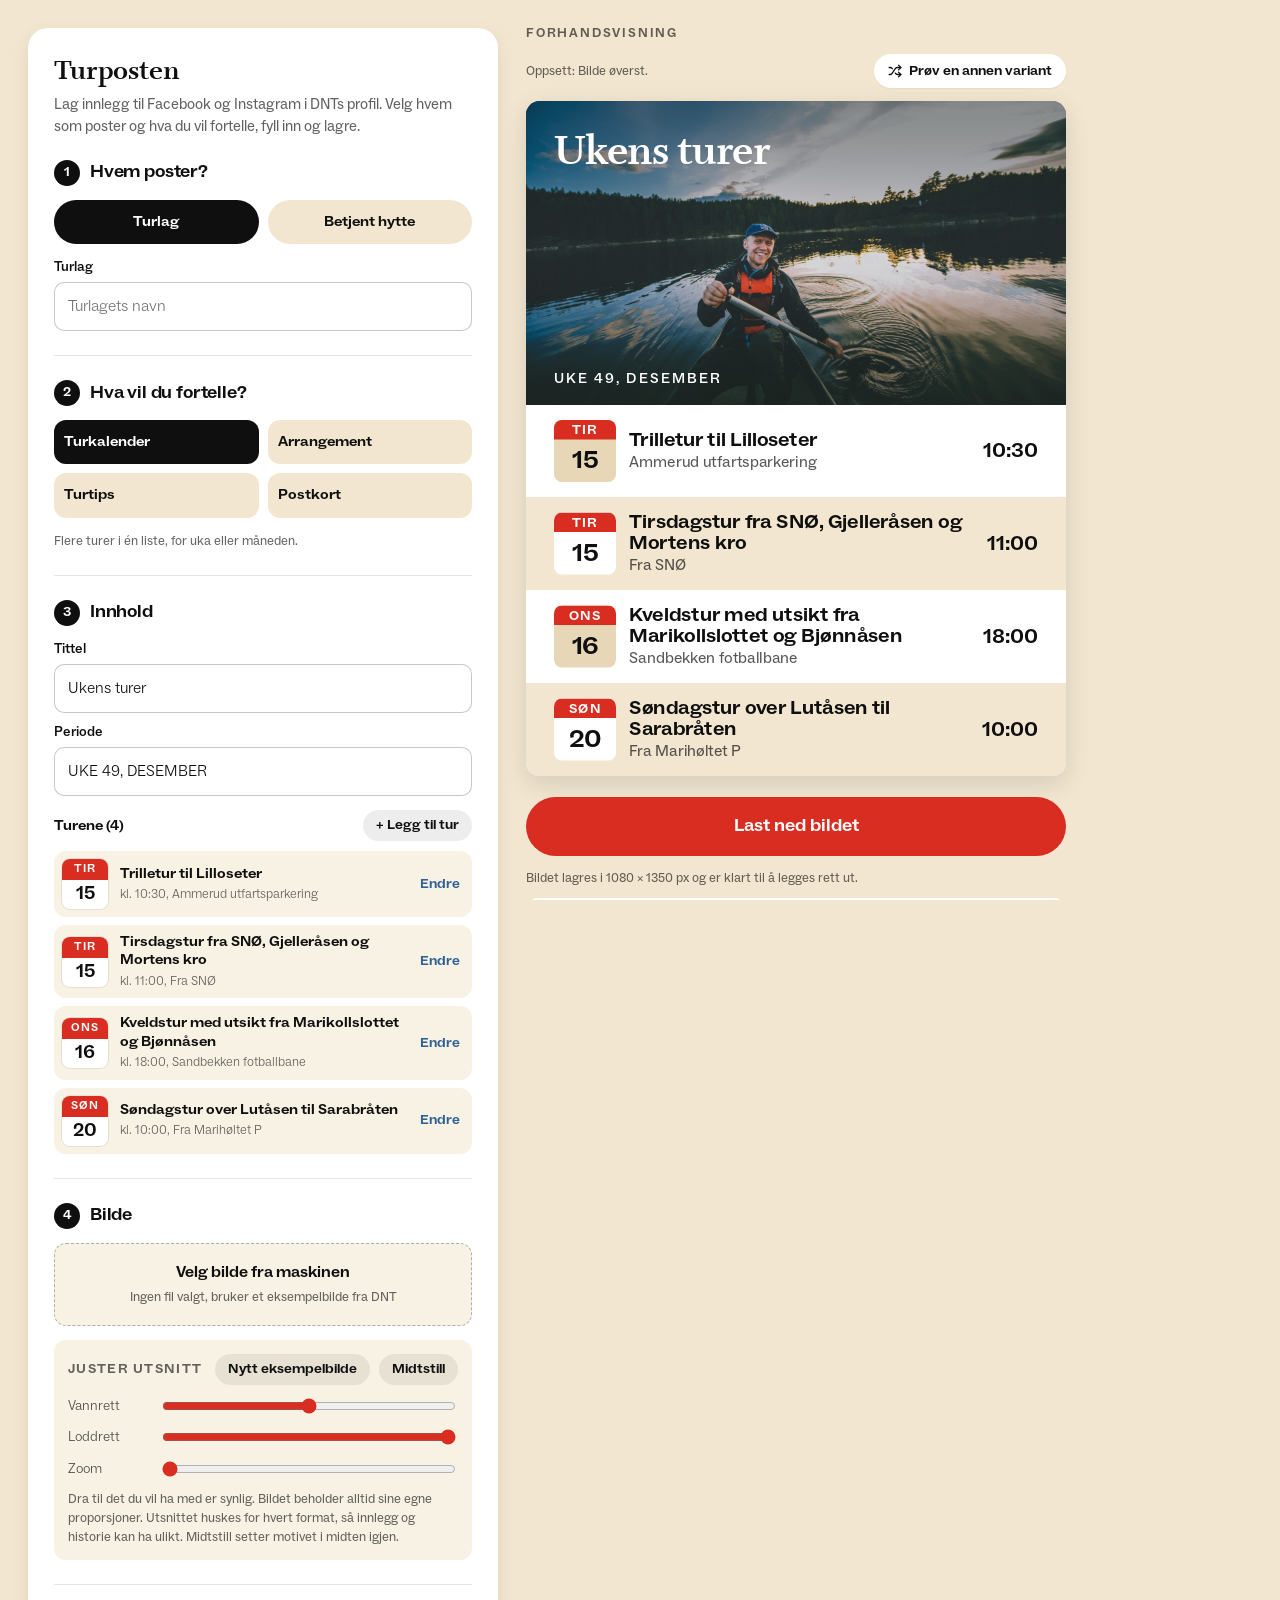
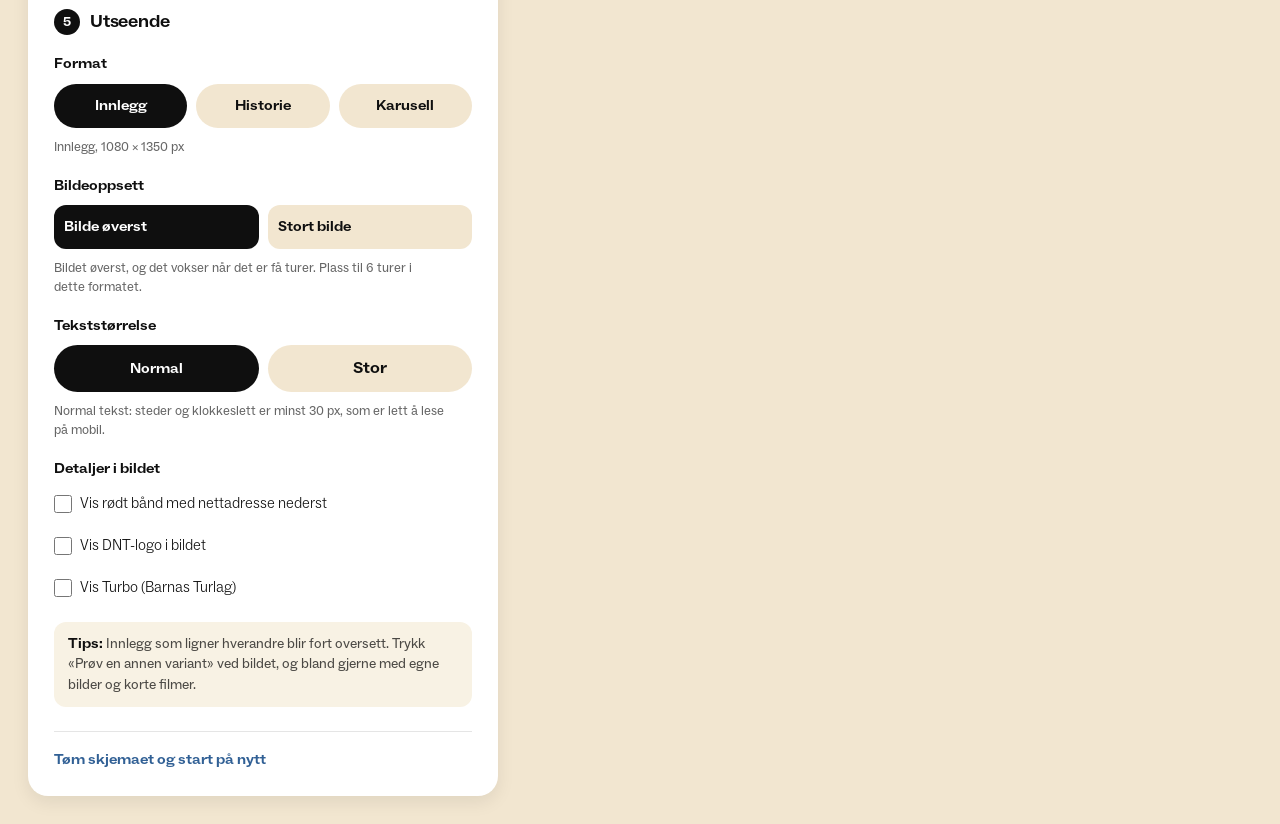
<file: index.html>
<!DOCTYPE html>
<html lang="nb">
<head>
<meta charset="utf-8">
<meta name="viewport" content="width=device-width, initial-scale=1">
<title>Turposten: innlegg til sosiale medier for turlag og hytter</title>
<meta name="description" content="Lag ferdige bilder til Facebook og Instagram i DNTs profil, for turlag og betjente hytter i DNT Oslo og Omegn.">
<meta name="theme-color" content="#F2E6D0">
<!-- Forhåndsvisning når lenken deles, f.eks. hyttelenken ?hytte= i Messenger og e-post.
     Adressene må være absolutte. Fotoet er Leirvassbu, tatt av Daniel Jacobsen. -->
<meta property="og:type" content="website">
<meta property="og:site_name" content="DNT Oslo og Omegn">
<meta property="og:locale" content="nb_NO">
<meta property="og:title" content="Turposten">
<meta property="og:description" content="Lag ferdige bilder til Facebook og Instagram i DNTs profil, for turlag og betjente hytter.">
<meta property="og:url" content="https://dntoslo.github.io/mal-generator/">
<meta property="og:image" content="https://dntoslo.github.io/mal-generator/assets/img/hytter/leirvassbu-1.jpg">
<meta property="og:image:width" content="1800">
<meta property="og:image:height" content="1200">
<meta property="og:image:alt" content="To skiløpere foran Leirvassbu i vintersol">
<meta name="twitter:card" content="summary_large_image">
<link rel="icon" href="assets/img/dnt-logo.png" type="image/png">
<!-- Tittelfonten og overskriftsfonten trengs til første måling av plakaten. -->
<link rel="preload" href="assets/fonts/Whitman-BoldLF.ttf" as="font" type="font/ttf" crossorigin>
<link rel="preload" href="assets/fonts/ABCSocialExtended-Bold.otf" as="font" type="font/otf" crossorigin>
<!-- Versjonsnummeret (?v=) byttes når en fil i css/ eller js/ endres, også i importkartet nederst.
     Da henter nettleseren de nye filene samlet, og blander ikke gamle og nye. -->
<link rel="stylesheet" href="css/tokens.css?v=2026-10-19">
<link rel="stylesheet" href="css/app.css?v=2026-10-19">
</head>
<body>

<!-- Vises når siden er åpnet inne i Messenger, Facebook eller Instagram, der nedlasting sjelden virker. -->
<p class="app-varsel" id="app-varsel" hidden>Du har åpnet Turposten inne i en app. For å lagre bildet må du åpne siden i Safari eller Chrome: trykk på menyen (de tre prikkene) og velg å åpne i nettleseren.</p>

<main class="app">

  <section class="panel" aria-label="Skjema">

    <header class="panel__intro">
      <h1 class="panel__tittel">Turposten</h1>
      <p class="panel__ingress">Lag innlegg til Facebook og Instagram i DNTs profil. Velg hvem som poster og hva du vil fortelle, fyll inn og lagre.</p>
    </header>

    <!-- Rekkefølgen er innhold først og utseende til slutt (fase 2, 16. oktober 2026).
         Tekstnivået står under «Hva vil du fortelle?», fordi det bestemmer hvilke felt som vises i Innhold. -->

    <div class="steg">
      <h2 class="steg__tittel"><span class="steg__nr">1</span>Hvem poster?</h2>
      <div class="knapperad" data-gruppe="avsender" role="group" aria-label="Avsender">
        <button type="button" class="pille" data-verdi="turlag">Turlag</button>
        <button type="button" class="pille" data-verdi="hytte">Betjent hytte</button>
      </div>
      <label class="skjemafelt" data-avsender="turlag">
        <span class="etikett">Turlag</span>
        <input type="text" class="tekstfelt" id="turlag" data-felt="turlag" placeholder="Turlagets navn">
      </label>
      <div class="felt" data-avsender="hytte">
        <label class="skjemafelt">
          <span class="etikett">Hytte</span>
          <select class="tekstfelt" id="hytte-valg"></select>
        </label>
        <div class="boks" id="hytte-lenke" hidden>
          <div class="felt__topp">
            <span class="boks__etikett">Hyttas egen lenke</span>
            <button type="button" class="liten-knapp" id="kopier-hyttelenke">Kopier lenken</button>
          </div>
          <p class="hjelp lenketekst" id="hytte-lenke-tekst"></p>
          <p class="hjelp">Lagre lenken som bokmerke, så er hytta valgt neste gang.</p>
        </div>
      </div>
    </div>

    <div class="steg">
      <h2 class="steg__tittel"><span class="steg__nr">2</span>Hva vil du fortelle?</h2>
      <div class="knapperad knapperad--grid" data-gruppe="mal" role="group" aria-label="Mal">
        <button type="button" class="kort-knapp" data-verdi="turkalender" data-avsender="turlag">Turkalender</button>
        <button type="button" class="kort-knapp" data-verdi="sesong" data-avsender="hytte">Sesong og booking</button>
        <button type="button" class="kort-knapp" data-verdi="program" data-avsender="hytte">Program</button>
        <button type="button" class="kort-knapp" data-verdi="meny" data-avsender="hytte">Mat og meny</button>
        <button type="button" class="kort-knapp" data-verdi="arrangement">Arrangement</button>
        <button type="button" class="kort-knapp" data-verdi="turtips">Turtips</button>
        <button type="button" class="kort-knapp" data-verdi="postkort">Postkort</button>
      </div>
      <p class="hjelp" id="mal-hjelp"></p>

      <div class="felt" data-mal="arrangement turtips sesong meny" hidden>
        <p class="undersporsmal" id="nivaa-sporsmal">Hvor mye tekst skal stå på bildet?</p>
        <div class="knapperad knapperad--tre" data-gruppe="nivaa" role="group" aria-labelledby="nivaa-sporsmal">
          <button type="button" class="kort-knapp" data-verdi="postkort">Postkort</button>
          <button type="button" class="kort-knapp" data-verdi="merkelapp">Merkelapp</button>
          <button type="button" class="kort-knapp" data-verdi="plakat">Plakat</button>
        </div>
        <p class="hjelp" id="nivaa-hjelp"></p>
        <p class="tips-gul"><strong>Tips:</strong> Husk at du kan formidle mye tekst i posteteksten.</p>
      </div>
    </div>

    <div class="steg">
      <h2 class="steg__tittel"><span class="steg__nr">3</span>Innhold</h2>

      <div class="felt" data-mal="turkalender">
        <label class="skjemafelt">
          <span class="etikett">Tittel</span>
          <input type="text" class="tekstfelt" id="tittel" data-felt="tittel" placeholder="F.eks. Turer i september">
        </label>
        <label class="skjemafelt">
          <span class="etikett">Periode</span>
          <input type="text" class="tekstfelt" id="periode" data-felt="periode" placeholder="F.eks. UKE 38, SEPTEMBER">
        </label>
      </div>

      <div class="felt" data-mal="program" hidden>
        <label class="skjemafelt">
          <span class="etikett">Tittel</span>
          <input type="text" class="tekstfelt" data-felt="programTittel" placeholder="F.eks. Ukeprogram">
        </label>
        <label class="skjemafelt">
          <span class="etikett">Periode</span>
          <input type="text" class="tekstfelt" data-felt="programPeriode" placeholder="F.eks. UKE 42">
        </label>
      </div>

      <div class="felt" data-mal="sesong" hidden>
        <div class="knapperad knapperad--wrap" data-gruppe="sesongType" role="group" aria-label="Type">
          <button type="button" class="pille pille--liten" data-verdi="apner">Vi åpner</button>
          <button type="button" class="pille pille--liten" data-verdi="booking">Booking åpner</button>
          <button type="button" class="pille pille--liten" data-verdi="ledig">Ledige senger</button>
          <button type="button" class="pille pille--liten" data-verdi="takk">Takk for sesongen</button>
          <button type="button" class="pille pille--liten" data-verdi="soker">Vi søker folk</button>
        </div>
        <p class="hjelp" id="sesong-type-hjelp"></p>
        <label class="skjemafelt">
          <span class="etikett">Merkelapp</span>
          <input type="text" class="tekstfelt" data-felt="sesongMerke" placeholder="F.eks. Påsken 2027">
        </label>
        <label class="skjemafelt">
          <span class="etikett">Tittel</span>
          <input type="text" class="tekstfelt" data-felt="sesongTittel" placeholder="F.eks. Booking åpner 15. oktober">
        </label>
        <label class="skjemafelt">
          <span class="etikett">Undertittel <span class="etikett__tillegg">(valgfri)</span></span>
          <input type="text" class="tekstfelt" data-felt="sesongUnder" placeholder="F.eks. Velkommen til påske på fjellet">
        </label>
        <label class="skjemafelt" data-nivaa="plakat">
          <span class="etikett">Kort tekst <span class="etikett__tillegg">(maks to setninger)</span></span>
          <textarea class="tekstfelt" data-felt="sesongTekst" rows="3" maxlength="180"></textarea>
        </label>
        <label class="skjemafelt">
          <span class="etikett"><span id="sesong-fakta1-etikett">Periode</span> <span class="etikett__tillegg">(med ikon)</span></span>
          <input type="text" class="tekstfelt" id="sesong-fakta1" data-felt="sesongFakta1">
        </label>
        <label class="skjemafelt" data-nivaa="merkelapp plakat">
          <span class="etikett"><span id="sesong-fakta2-etikett">Bestilling</span> <span class="etikett__tillegg">(med ikon)</span></span>
          <input type="text" class="tekstfelt" id="sesong-fakta2" data-felt="sesongFakta2">
        </label>
        <div class="feltrad">
          <label class="skjemafelt">
            <span class="etikett">Ukedag</span>
            <select class="tekstfelt" data-felt="sesongDag"><option value="">Ingen dato</option><option value="Mandag">Mandag</option><option value="Tirsdag">Tirsdag</option><option value="Onsdag">Onsdag</option><option value="Torsdag">Torsdag</option><option value="Fredag">Fredag</option><option value="Lørdag">Lørdag</option><option value="Søndag">Søndag</option></select>
          </label>
          <label class="skjemafelt smal">
            <span class="etikett">Dato</span>
            <input type="text" class="tekstfelt" data-felt="sesongDato" inputmode="numeric" placeholder="F.eks. 15">
          </label>
          <label class="skjemafelt">
            <span class="etikett">Måned</span>
            <input type="text" class="tekstfelt" data-felt="sesongMaaned" placeholder="F.eks. oktober">
          </label>
        </div>
        <p class="hjelp">Datofeltet vises i Plakat. I Merkelapp og Postkort vises det bare når merkelappen er tom.</p>
      </div>

      <div class="felt" data-mal="meny" hidden>
        <label class="skjemafelt">
          <span class="etikett">Merkelapp</span>
          <input type="text" class="tekstfelt" data-felt="menyMerke" placeholder="F.eks. Dagens middag eller Gourmethelg">
        </label>
        <label class="skjemafelt">
          <span class="etikett">Retten eller arrangementet</span>
          <input type="text" class="tekstfelt" data-felt="menyTittel" placeholder="F.eks. Egenfisket aure">
        </label>
        <label class="skjemafelt">
          <span class="etikett">Undertittel <span class="etikett__tillegg">(valgfri)</span></span>
          <input type="text" class="tekstfelt" data-felt="menyUnder">
        </label>
        <label class="skjemafelt" data-nivaa="plakat">
          <span class="etikett">Menyen <span class="etikett__tillegg">(én rett per linje)</span></span>
          <textarea class="tekstfelt" data-felt="menyLinjer" rows="4"></textarea>
        </label>
        <div class="feltrad">
          <label class="skjemafelt">
            <span class="etikett">Servering</span>
            <input type="text" class="tekstfelt" data-felt="menyTid" placeholder="F.eks. kl. 19.00">
          </label>
          <label class="skjemafelt" data-nivaa="merkelapp plakat">
            <span class="etikett">Pris <span class="etikett__tillegg">(valgfri)</span></span>
            <input type="text" class="tekstfelt" data-felt="menyPris">
          </label>
        </div>
      </div>

      <div class="felt" data-mal="postkort" hidden>
        <label class="skjemafelt">
          <span class="etikett">Liten tekst over navnet</span>
          <input type="text" class="tekstfelt" data-felt="postOverlinje" placeholder="F.eks. Hilsen fra">
        </label>
        <label class="skjemafelt">
          <span class="etikett">Navn</span>
          <input type="text" class="tekstfelt" id="post-navn" data-felt="postNavn">
        </label>
        <label class="skjemafelt">
          <span class="etikett">Linje under navnet</span>
          <input type="text" class="tekstfelt" id="post-meta" data-felt="postMeta">
        </label>
        <p class="hjelp">Tomme felt fylles med hyttas navn, høyde og område.</p>
      </div>

      <div class="felt" data-mal="arrangement" hidden>
        <div class="felt" data-nivaa="plakat">
          <div class="knapperad" data-gruppe="arrType" role="group" aria-label="Type arrangement">
            <button type="button" class="pille" data-verdi="arrangement">Tur</button>
            <button type="button" class="pille" data-verdi="kurs">Kurs</button>
            <button type="button" class="pille" data-verdi="dugnad">Dugnad</button>
          </div>
          <p class="hjelp" id="arr-type-hjelp"></p>
        </div>
        <label class="skjemafelt">
          <span class="etikett">Tittel</span>
          <input type="text" class="tekstfelt" data-felt="arrTittel" placeholder="F.eks. Høsttur til Kikutstua">
        </label>
        <label class="skjemafelt">
          <span class="etikett">Undertittel <span class="etikett__tillegg">(valgfri)</span></span>
          <input type="text" class="tekstfelt" data-felt="arrUnder" placeholder="F.eks. Fellestur for alle">
        </label>
        <div class="feltrad">
          <label class="skjemafelt">
            <span class="etikett">Ukedag</span>
            <select class="tekstfelt" data-felt="arrDag"><option value="Mandag">Mandag</option><option value="Tirsdag">Tirsdag</option><option value="Onsdag">Onsdag</option><option value="Torsdag">Torsdag</option><option value="Fredag">Fredag</option><option value="Lørdag">Lørdag</option><option value="Søndag">Søndag</option></select>
          </label>
          <label class="skjemafelt smal">
            <span class="etikett">Dato</span>
            <input type="text" class="tekstfelt" data-felt="arrDato" inputmode="numeric" placeholder="F.eks. 27">
          </label>
          <label class="skjemafelt">
            <span class="etikett">Måned</span>
            <input type="text" class="tekstfelt" data-felt="arrMaaned" placeholder="F.eks. september">
          </label>
        </div>
        <label class="skjemafelt">
          <span class="etikett">Klokkeslett</span>
          <input type="text" class="tekstfelt" data-felt="arrTid" placeholder="F.eks. 10:00 til 15:00">
        </label>
        <label class="skjemafelt" data-nivaa="merkelapp plakat">
          <span class="etikett">Sted eller oppmøte</span>
          <input type="text" class="tekstfelt" data-felt="arrSted" placeholder="F.eks. Sognsvann, ved bommen">
        </label>
        <label class="skjemafelt" data-nivaa="plakat">
          <span class="etikett">Kort tekst <span class="etikett__tillegg">(maks to setninger)</span></span>
          <textarea class="tekstfelt" data-felt="arrTekst" rows="3" maxlength="180"></textarea>
        </label>
        <label class="skjemafelt" data-nivaa="plakat" data-arr-type="arrangement kurs">
          <span class="etikett">Passer for <span class="etikett__tillegg">(valgfri)</span></span>
          <input type="text" class="tekstfelt" data-felt="arrPasserFor" placeholder="F.eks. alle som går 10 km">
        </label>
        <label class="skjemafelt" data-nivaa="plakat" data-arr-type="kurs">
          <span class="etikett">Pris</span>
          <input type="text" class="tekstfelt" data-felt="arrPris" placeholder="F.eks. 500 kr, medlemmer 300 kr">
        </label>
        <label class="skjemafelt" data-nivaa="plakat" data-arr-type="kurs">
          <span class="etikett">Påmeldingsfrist</span>
          <input type="text" class="tekstfelt" data-felt="arrFrist" placeholder="F.eks. 24. september">
        </label>
        <label class="skjemafelt" data-nivaa="plakat" data-arr-type="dugnad">
          <span class="etikett">Ta med</span>
          <input type="text" class="tekstfelt" data-felt="arrTaMed" placeholder="F.eks. arbeidshansker og gode sko">
        </label>
        <label class="skjemafelt" data-nivaa="plakat" data-arr-type="dugnad">
          <span class="etikett">Servering</span>
          <input type="text" class="tekstfelt" data-felt="arrServering" placeholder="F.eks. vi serverer suppe og kaffe">
        </label>
        <label class="skjemafelt" data-nivaa="plakat">
          <span class="etikett">Påmelding <span class="etikett__tillegg">(valgfri)</span></span>
          <input type="text" class="tekstfelt" data-felt="arrPamelding" placeholder="F.eks. via nettadressen under, eller ingen påmelding">
        </label>
      </div>

      <div class="felt" data-mal="turtips" hidden>
        <div class="boks" id="tur-boks" data-avsender="hytte" hidden>
          <div class="felt__topp">
            <span class="boks__etikett">Turforslag fra UT.no</span>
            <button type="button" class="liten-knapp" id="nytt-turforslag">Nytt turforslag</button>
          </div>
          <p class="hjelp" id="tur-hjelp"></p>
        </div>
        <label class="skjemafelt">
          <span class="etikett">Turmål</span>
          <input type="text" class="tekstfelt" data-felt="tipsTittel" placeholder="F.eks. Sognsvann rundt">
        </label>
        <label class="skjemafelt">
          <span class="etikett">Undertittel <span class="etikett__tillegg">(valgfri)</span></span>
          <input type="text" class="tekstfelt" data-felt="tipsUnder" placeholder="F.eks. En enkel tur for hele familien">
        </label>
        <label class="skjemafelt" data-nivaa="plakat">
          <span class="etikett">Kort tekst <span class="etikett__tillegg">(maks to setninger)</span></span>
          <textarea class="tekstfelt" data-felt="tipsTekst" rows="3" maxlength="180"></textarea>
        </label>
        <div class="feltrad">
          <label class="skjemafelt">
            <span class="etikett">Lengde</span>
            <input type="text" class="tekstfelt" data-felt="tipsLengde" placeholder="F.eks. 3,3 km">
          </label>
          <label class="skjemafelt">
            <span class="etikett">Varighet</span>
            <input type="text" class="tekstfelt" data-felt="tipsVarighet" placeholder="F.eks. 1 time">
          </label>
        </div>
        <label class="skjemafelt" data-nivaa="merkelapp plakat">
          <span class="etikett">Gradering</span>
          <select class="tekstfelt" data-felt="tipsGrad">
            <option value="">Ingen gradering</option>
            <option value="Enkel">Enkel (grønn)</option>
            <option value="Middels">Middels (blå)</option>
            <option value="Krevende">Krevende (rød)</option>
            <option value="Ekspert">Ekspert (svart)</option>
          </select>
        </label>
        <label class="skjemafelt" data-nivaa="plakat">
          <span class="etikett">Start eller parkering</span>
          <input type="text" class="tekstfelt" data-felt="tipsStart" placeholder="F.eks. Sognsvann T-banestasjon">
        </label>
        <label class="skjemafelt" data-nivaa="plakat">
          <span class="etikett">Kollektivt <span class="etikett__tillegg">(valgfri)</span></span>
          <input type="text" class="tekstfelt" data-felt="tipsKollektiv" placeholder="F.eks. T-bane linje 5 til Sognsvann">
        </label>
        <label class="skjemafelt" data-nivaa="plakat">
          <span class="etikett">Passer for <span class="etikett__tillegg">(valgfri)</span></span>
          <input type="text" class="tekstfelt" data-felt="tipsPasserFor" placeholder="F.eks. hele familien, også med barnevogn">
        </label>
        <label class="skjemafelt" data-nivaa="plakat">
          <span class="etikett">Hytte eller rasteplass underveis <span class="etikett__tillegg">(valgfri)</span></span>
          <input type="text" class="tekstfelt" data-felt="tipsUnderveis" placeholder="F.eks. benker og bålplasser">
        </label>
        <label class="skjemafelt" data-nivaa="plakat">
          <span class="etikett">Beste tid på året <span class="etikett__tillegg">(valgfri)</span></span>
          <input type="text" class="tekstfelt" data-felt="tipsSesong" placeholder="F.eks. hele året">
        </label>
        <p class="hjelp">Tomme felt vises ikke i bildet.</p>
      </div>

      <div class="felt" data-mal="turkalender program">
        <div class="felt__topp">
          <p class="undersporsmal" id="liste-etikett">Turene</p>
          <button type="button" class="liten-knapp" id="legg-til">+ Legg til tur</button>
        </div>
        <div class="turliste" id="turliste"></div>
      </div>
    </div>

    <div class="steg" id="bilde-felt">
      <h2 class="steg__tittel"><span class="steg__nr">4</span>Bilde</h2>
      <label class="opplasting">
        <span class="opplasting__tittel">Velg bilde fra maskinen</span>
        <span class="hjelp" id="bildenavn"></span>
        <input type="file" id="bilde-fil" accept="image/*">
      </label>

      <div class="boks">
        <div class="felt__topp">
          <span class="boks__etikett">Juster utsnitt</span>
          <span class="knapperad">
            <button type="button" class="liten-knapp" id="nytt-eksempel">Nytt eksempelbilde</button>
            <button type="button" class="liten-knapp" id="midtstill">Midtstill</button>
          </span>
        </div>
        <label class="glider"><span>Vannrett</span><input type="range" min="0" max="100" step="1" data-utsnitt="x"></label>
        <label class="glider"><span>Loddrett</span><input type="range" min="0" max="100" step="1" data-utsnitt="y"></label>
        <label class="glider"><span>Zoom</span><input type="range" min="100" max="200" step="1" data-utsnitt="z"></label>
        <!-- Statusområdet står alltid i siden, så skjermlesere leser opp varselet om oppløsning når det dukker opp. -->
        <div class="utsnitt-status" role="status" aria-live="polite">
          <p class="advarsel" id="opplosning" hidden></p>
          <p class="hjelp">Dra til det du vil ha med er synlig. Bildet beholder alltid sine egne proporsjoner. Utsnittet huskes for hvert format, så innlegg og historie kan ha ulikt. Midtstill setter motivet i midten igjen.</p>
        </div>
      </div>
    </div>

    <div class="steg">
      <h2 class="steg__tittel"><span class="steg__nr">5</span>Utseende</h2>

      <div class="felt">
        <p class="undersporsmal" id="format-sporsmal">Format</p>
        <div class="knapperad" data-gruppe="format" role="group" aria-labelledby="format-sporsmal">
          <button type="button" class="pille" data-verdi="feed">Innlegg</button>
          <button type="button" class="pille" data-verdi="story">Historie</button>
          <button type="button" class="pille" data-verdi="karusell" data-mal="turkalender program">Karusell</button>
        </div>
        <p class="hjelp" id="format-hjelp"></p>
      </div>

      <div class="felt" data-mal="turkalender program" data-format="karusell" hidden>
        <p class="undersporsmal">Karusell</p>
        <p class="hjelp">Første bilde er forsiden med tittel og periode. Listen fordeles på så mange bilder som trengs, og en dag deles aldri. «Godt å vite» blir siste bilde hvis du fyller det inn.</p>
        <p class="etikett" id="karusell-farge-etikett">Farge på merkelappen på forsiden</p>
        <div class="knapperad knapperad--wrap" data-gruppe="farge" role="group" aria-labelledby="karusell-farge-etikett">
          <button type="button" class="pille pille--liten" data-verdi="rod">Rød</button>
          <button type="button" class="pille pille--liten" data-verdi="vinter">Vinter</button>
          <button type="button" class="pille pille--liten" data-verdi="paske">Påske</button>
          <button type="button" class="pille pille--liten" data-verdi="sommer">Sommer</button>
          <button type="button" class="pille pille--liten" data-verdi="host">Høst</button>
        </div>
        <label class="skjemafelt">
          <span class="etikett">Undertittel på forsiden <span class="etikett__tillegg">(valgfri)</span></span>
          <input type="text" class="tekstfelt" data-felt="karusellUnder" placeholder="F.eks. Velkommen til påske på fjellet">
        </label>
        <label class="skjemafelt">
          <span class="etikett">Godt å vite <span class="etikett__tillegg">(valgfri, én linje per punkt, maks fem)</span></span>
          <textarea class="tekstfelt" id="karusell-info" data-felt="karusellInfo" rows="4" placeholder="F.eks.&#10;Parkering ved Vesterdalsvatnet på FV 50&#10;Bagasjetransport koster 195 kr per kolli&#10;Bestill på hyttebestilling.dnt.no"></textarea>
        </label>
        <p class="hjelp">Ikonet velges ut fra ordene i linjen, f.eks. buss og parkering, bestilling, e-post, mat eller klokkeslett.</p>
      </div>

      <div class="felt" data-mal="turkalender program" data-format="feed story">
        <p class="undersporsmal" id="oppsett-sporsmal">Bildeoppsett</p>
        <div class="knapperad knapperad--grid" data-gruppe="oppsett" role="group" aria-labelledby="oppsett-sporsmal">
          <button type="button" class="kort-knapp" data-verdi="topp">Bilde øverst</button>
          <button type="button" class="kort-knapp" data-verdi="bakgrunn">Stort bilde</button>
        </div>
        <p class="hjelp" id="oppsett-hjelp"></p>
        <label class="avkryssing" id="kort-glass-felt" hidden><input type="checkbox" id="kort-glass"><span>Gjennomskinnelig kort, fotoet skinner svakt gjennom</span></label>
      </div>

      <div class="felt" data-mal="arrangement turtips sesong meny" data-nivaa="merkelapp plakat" hidden>
        <p class="undersporsmal" id="farge-sporsmal">Farge på merkelappen</p>
        <div class="knapperad knapperad--wrap" data-gruppe="farge" role="group" aria-labelledby="farge-sporsmal">
          <button type="button" class="pille pille--liten" data-verdi="rod">Rød</button>
          <button type="button" class="pille pille--liten" data-verdi="vinter">Vinter</button>
          <button type="button" class="pille pille--liten" data-verdi="paske">Påske</button>
          <button type="button" class="pille pille--liten" data-verdi="sommer">Sommer</button>
          <button type="button" class="pille pille--liten" data-verdi="host">Høst</button>
        </div>
      </div>

      <div class="felt" data-nivaa="postkort" hidden>
        <p class="undersporsmal" id="signatur-sporsmal">Signatur</p>
        <div class="knapperad knapperad--tre" data-gruppe="signatur" role="group" aria-labelledby="signatur-sporsmal">
          <button type="button" class="kort-knapp" data-verdi="a">Stor</button>
          <button type="button" class="kort-knapp" data-verdi="b">Stempel</button>
          <button type="button" class="kort-knapp" data-verdi="c">Med kant</button>
        </div>
        <p class="hjelp" id="signatur-hjelp"></p>
      </div>

      <div class="felt" id="tekst-felt" data-avsender="turlag">
        <p class="undersporsmal" id="tekst-sporsmal">Tekststørrelse</p>
        <div class="knapperad" data-gruppe="tekst" role="group" aria-labelledby="tekst-sporsmal">
          <button type="button" class="pille" data-verdi="normal">Normal</button>
          <button type="button" class="pille pille--stor" data-verdi="stor">Stor</button>
        </div>
        <p class="hjelp" id="tekst-hjelp"></p>
      </div>

      <div class="felt" id="detaljer-felt">
        <p class="undersporsmal">Detaljer i bildet</p>
        <label class="avkryssing" data-mal="arrangement turtips sesong meny turkalender program" data-nivaa="merkelapp"><input type="checkbox" id="vis-merke"><span>Vis stempel med logo og navn</span></label>
        <label class="avkryssing"><input type="checkbox" id="vis-band"><span>Vis rødt bånd med nettadresse nederst</span></label>
        <label class="skjemafelt" id="lenke-felt" hidden>
          <span class="etikett">Nettadresse i båndet</span>
          <input type="text" class="tekstfelt" id="lenke" data-felt="lenke" placeholder="F.eks. dnt.no/oslo">
        </label>
        <label class="avkryssing" data-mal="turkalender program" data-format="feed story"><input type="checkbox" id="vis-logo"><span>Vis DNT-logo i bildet</span></label>
        <label class="avkryssing"><input type="checkbox" id="vis-turbo"><span>Vis Turbo (Barnas Turlag)</span></label>
      </div>

      <p class="panel__tips"><strong>Tips:</strong> Innlegg som ligner hverandre blir fort oversett. Trykk «Prøv en annen variant» ved bildet, og bland gjerne med egne bilder og korte filmer.</p>
    </div>

    <div class="bunn">
      <button type="button" class="lenkeknapp" id="tom-skjema">Tøm skjemaet og start på nytt</button>
    </div>

  </section>

  <!-- På brede skjermer står forhåndsvisningen fast ved siden av skjemaet. Under 900 px
       åpnes den over hele skjermen med «Se bildet» eller «Lagre eller del» i linjen nederst. -->
  <section class="forhandsvisning" id="forhandsvisning" aria-label="Forhåndsvisning">
    <div class="forhandsvisning__hode">
      <h2 class="forhandsvisning__tittel"><span class="kun-bred">Forhåndsvisning</span><span class="kun-smal">Bildet ditt</span></h2>
      <button type="button" class="lukk" id="lukk-bildet">Tilbake til skjemaet</button>
    </div>
    <div class="forhandsvisning__variant">
      <p class="hjelp" id="variant-hjelp"></p>
      <button type="button" class="liten-knapp liten-knapp--ikon" id="ny-variant"><svg width="14" height="14" viewBox="0 0 24 24" fill="none" stroke="currentColor" stroke-width="2.2" stroke-linecap="round" stroke-linejoin="round" aria-hidden="true"><path d="M2 18h1.4c1.3 0 2.5-.6 3.3-1.7l6.1-8.6c.7-1.1 2-1.7 3.3-1.7H22"/><path d="m18 2 4 4-4 4"/><path d="M2 6h1.9c1.5 0 2.9.9 3.6 2.2"/><path d="M22 18h-5.9c-1.3 0-2.6-.7-3.3-1.8l-.5-.8"/><path d="m18 14 4 4-4 4"/></svg>Prøv en annen variant</button>
    </div>
    <div class="ramme" id="ramme">
      <div id="plakat-skala">
        <div id="plakat" data-oppsett="topp"></div>
      </div>
    </div>
    <div class="karusell-nav" id="karusell-nav" hidden>
      <button type="button" class="liten-knapp" id="karusell-forrige" aria-label="Forrige bilde">‹ Forrige</button>
      <span class="karusell-nav__tekst" id="karusell-tekst" aria-live="polite"></span>
      <button type="button" class="liten-knapp" id="karusell-neste" aria-label="Neste bilde">Neste ›</button>
    </div>
    <!-- Advarselen og knappen regnes med når bildet skaleres (skalerForhandsvisning), så de alltid
         står innenfor vinduet. Statusområdet står alltid i siden, så skjermlesere leser opp advarselen. -->
    <div class="lagre" id="lagre">
      <div role="status" aria-live="polite"><p class="advarsel" id="formange" hidden></p></div>
      <p class="klar" id="klar" hidden></p>
      <button type="button" class="primar" id="last-ned">Last ned bildet</button>
      <button type="button" class="lenkeknapp" id="last-ned-ett" hidden>Last ned bare bildet som vises nå</button>
    </div>
    <div class="lagre__info">
      <p class="hjelp" id="nedlasting-hjelp"></p>
      <p class="advarsel" id="feil" role="alert" hidden></p>
      <details class="hjelpeboks">
        <summary>Får du ikke lastet ned?</summary>
        <ol>
          <li><strong>Åpnet du lenken i Messenger, Facebook eller Instagram?</strong> Trykk på menyen (de tre prikkene) og velg å åpne siden i nettleseren. Nedlasting virker sjelden inne i appene.</li>
          <li><strong>På iPhone og iPad:</strong> trykk «Lagre eller del», og velg «Lagre bilde» i menyen som kommer opp. Da havner bildet i Bilder.</li>
          <li><strong>På datamaskin:</strong> bildet havner i mappen Nedlastinger. Skjer ingenting, prøv Chrome, Edge eller Safari.</li>
        </ol>
      </details>
    </div>

    <div class="posttekst">
      <div class="felt__topp">
        <p class="felt__etikett">Forslag til posttekst</p>
        <span class="knapperad">
          <button type="button" class="liten-knapp" id="annen-posttekst">Vis et annet forslag</button>
          <button type="button" class="liten-knapp" id="kopier-posttekst">Kopier</button>
        </span>
      </div>
      <label class="skjult" for="posttekst">Forslag til posttekst</label>
      <textarea id="posttekst" readonly rows="9"></textarea>
      <p class="hjelp">Bildet gir stemningen, teksten gir budskapet. Rediger gjerne når du limer inn i Facebook eller Instagram.</p>
      <p class="hjelp" id="kreditering" hidden></p>
    </div>
  </section>

</main>

<!-- Fast linje nederst på smale skjermer: miniatyr av bildet, «Se bildet» og «Lagre eller del». -->
<div class="bunnlinje" id="bunnlinje">
  <button type="button" class="bunnlinje__se" id="se-bildet" aria-controls="forhandsvisning" aria-expanded="false">
    <span class="bunnlinje__mini" id="mini" aria-hidden="true"></span>
    <span class="bunnlinje__tekst"><strong>Se bildet</strong><span id="bunnlinje-status"></span></span>
  </button>
  <button type="button" class="primar" id="bunnlinje-lagre">Lagre eller del</button>
</div>

<!-- Én tur eller ett programpunkt. Lukket er raden én linje med dato, tittel, klokkeslett og sted.
     Bare raden som redigeres er åpen (apenTur i app.js). -->
<template id="tur-rad">
  <div class="tur">
    <button type="button" class="turrad" data-handling="apne" aria-expanded="false">
      <span class="turrad__dato" aria-hidden="true"><span class="turrad__dag"></span><span class="turrad__tall"></span></span>
      <span class="turrad__tekst"><strong class="turrad__tittel"></strong><span class="turrad__meta"></span></span>
      <span class="turrad__endre">Endre</span>
    </button>
    <div class="tur__skjema" hidden>
      <p class="tur__nummer" tabindex="-1"></p>
      <div class="feltrad">
        <label class="skjemafelt tur__dag-felt">
          <span class="etikett">Dag</span>
          <select data-felt="dag">
            <option value="MAN">MAN</option><option value="TIR">TIR</option><option value="ONS">ONS</option>
            <option value="TOR">TOR</option><option value="FRE">FRE</option><option value="LØR">LØR</option><option value="SØN">SØN</option>
          </select>
        </label>
        <label class="skjemafelt">
          <span class="etikett">Dato</span>
          <input type="text" data-felt="dato" inputmode="numeric" placeholder="F.eks. 15">
        </label>
        <label class="skjemafelt">
          <span class="etikett">Klokka</span>
          <input type="text" data-felt="tid" placeholder="F.eks. 10:00">
        </label>
      </div>
      <label class="skjemafelt">
        <span class="etikett tur__tittel-etikett">Turmål</span>
        <input type="text" data-felt="tittel">
      </label>
      <label class="skjemafelt">
        <span class="etikett tur__sted-etikett">Startsted</span>
        <input type="text" data-felt="sted">
      </label>
      <div class="feltrad">
        <label class="skjemafelt">
          <span class="etikett">Turleder <span class="etikett__tillegg">(valgfri)</span></span>
          <input type="text" data-felt="turleder">
        </label>
        <label class="skjemafelt">
          <span class="etikett">Lengde og tid <span class="etikett__tillegg">(valgfri)</span></span>
          <input type="text" data-felt="varighet" placeholder="F.eks. 8 km, 3 t">
        </label>
      </div>
      <div class="feltrad feltrad--bunn">
        <label class="skjemafelt">
          <span class="etikett">Gradering</span>
          <select data-felt="grad">
            <option value="">Ingen gradering</option>
            <option value="Enkel">Enkel (grønn)</option>
            <option value="Middels">Middels (blå)</option>
            <option value="Krevende">Krevende (rød)</option>
            <option value="Ekspert">Ekspert (svart)</option>
          </select>
        </label>
        <label class="avkryssing tur__pamelding"><input type="checkbox" data-felt="pamelding"><span>Påmelding</span></label>
      </div>
      <div class="tur__handlinger">
        <button type="button" class="liten-knapp" data-handling="opp">Flytt opp</button>
        <button type="button" class="liten-knapp" data-handling="ned">Flytt ned</button>
        <button type="button" class="liten-knapp" data-handling="fjern">Fjern</button>
        <button type="button" class="mork-knapp" data-handling="lukk">Ferdig</button>
      </div>
    </div>
  </div>
</template>

<!-- html2canvas trengs først ved nedlasting, så den får ikke holde igjen resten av siden. -->
<script src="js/vendor/html2canvas.min.js" defer></script>
<script src="js/hytter.js?v=2026-10-19"></script>
<!-- Modulene importerer hverandre med relative adresser. Importkartet gir alle samme versjon. -->
<script type="importmap">
{
  "imports": {
    "./js/app.js": "./js/app.js?v=2026-10-19",
    "./js/konstanter.js": "./js/konstanter.js?v=2026-10-19",
    "./js/tilstand.js": "./js/tilstand.js?v=2026-10-19",
    "./js/hjelpere.js": "./js/hjelpere.js?v=2026-10-19",
    "./js/lagring.js": "./js/lagring.js?v=2026-10-19",
    "./js/bilder.js": "./js/bilder.js?v=2026-10-19",
    "./js/maaling.js": "./js/maaling.js?v=2026-10-19",
    "./js/innhold.js": "./js/innhold.js?v=2026-10-19",
    "./js/beregn.js": "./js/beregn.js?v=2026-10-19",
    "./js/karusell.js": "./js/karusell.js?v=2026-10-19",
    "./js/maler.js": "./js/maler.js?v=2026-10-19",
    "./js/posttekst.js": "./js/posttekst.js?v=2026-10-19",
    "./js/forhandsvisning.js": "./js/forhandsvisning.js?v=2026-10-19",
    "./js/skjema.js": "./js/skjema.js?v=2026-10-19",
    "./js/render.js": "./js/render.js?v=2026-10-19",
    "./js/valg.js": "./js/valg.js?v=2026-10-19",
    "./js/eksport.js": "./js/eksport.js?v=2026-10-19",
    "./js/hendelser.js": "./js/hendelser.js?v=2026-10-19"
  }
}
</script>
<script type="module" src="js/app.js?v=2026-10-19"></script>
</body>
</html>
</file>
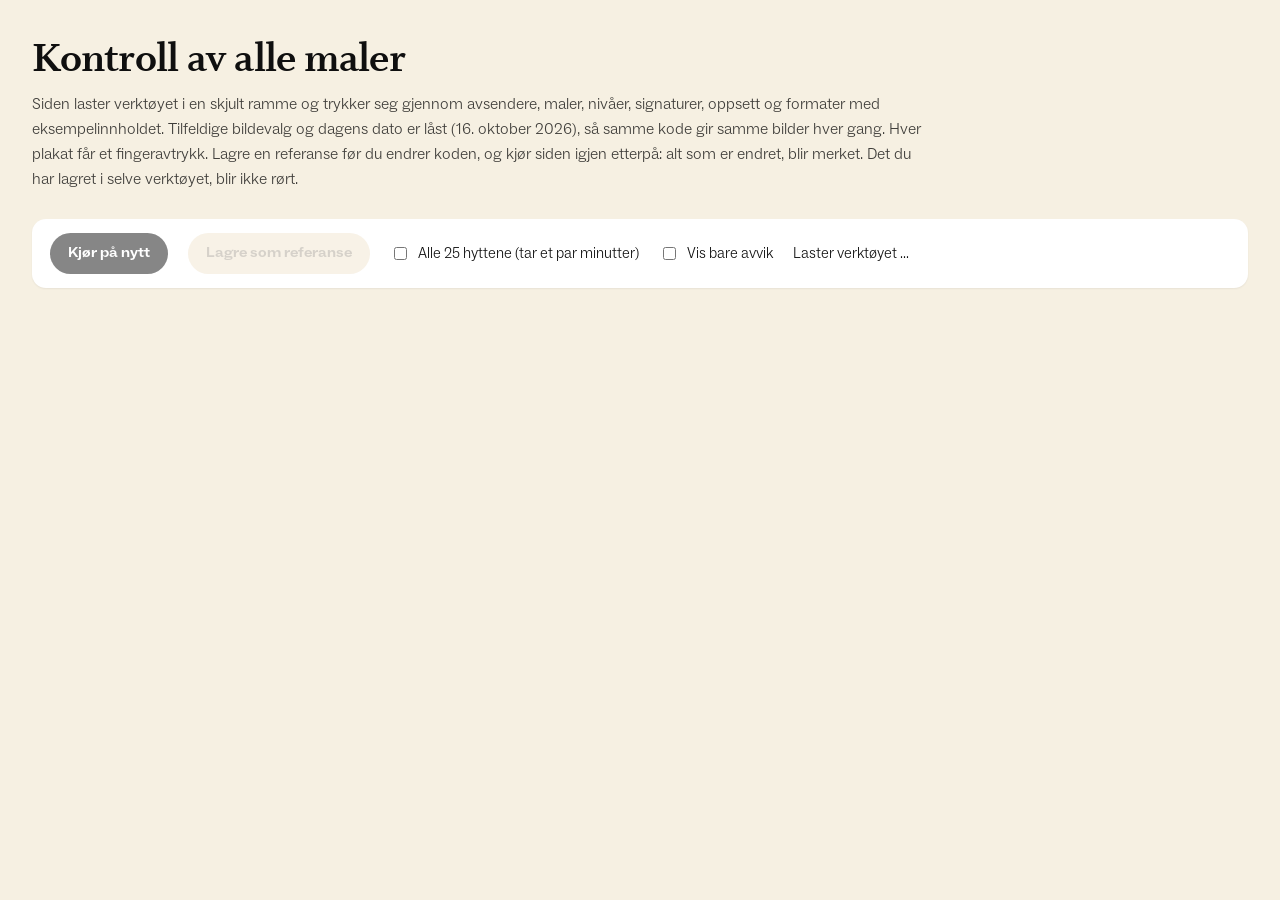
<file: kontroll.html>
<!DOCTYPE html>
<html lang="nb">
<head>
<meta charset="utf-8">
<meta name="viewport" content="width=device-width, initial-scale=1">
<meta name="robots" content="noindex">
<title>Turposten: kontroll av alle maler</title>
<link rel="icon" href="assets/img/dnt-logo.png" type="image/png">
<link rel="stylesheet" href="css/tokens.css">
<link rel="stylesheet" href="css/app.css">
<style>
  /* Kontrollsiden er et verktøy for den som endrer koden, ikke for brukerne.
     Prefiks kt- så ingenting kolliderer med app.css. */
  html, body { background: var(--nett-beige); color: var(--sort); }
  .kt-side { max-width: 1600px; margin: 0 auto; padding: 36px 32px 96px; display: flex; flex-direction: column; gap: 28px; }
  .kt-topp { display: flex; flex-direction: column; gap: 10px; max-width: 900px; }
  .kt-tittel { font-family: var(--font-display); font-weight: 700; font-size: 44px; line-height: 1.05; letter-spacing: -0.02em; margin: 0; }
  .kt-tekst { font-family: var(--font-body); font-size: 16px; line-height: 1.55; color: rgba(0,0,0,0.75); margin: 0; }
  .kt-verktoy { display: flex; flex-wrap: wrap; gap: 12px 20px; align-items: center; background: var(--hvit); border-radius: 14px; padding: 14px 18px; box-shadow: var(--shadow-sm); position: sticky; top: 0; z-index: 5; }
  .kt-verktoy button { border: none; border-radius: 999px; padding: 10px 18px; font-family: var(--font-heading); font-weight: 700; font-size: 14px; background: var(--beige); cursor: pointer; }
  .kt-verktoy button.kt-hoved { background: var(--sort); color: var(--hvit); }
  .kt-verktoy button:disabled { opacity: 0.5; cursor: default; }
  .kt-verktoy label { display: flex; gap: 8px; align-items: center; font-family: var(--font-body); font-size: 15px; }
  .kt-status { font-family: var(--font-body); font-size: 15px; line-height: 1.45; flex: 1 1 320px; }
  .kt-status strong { font-family: var(--font-heading); font-weight: 700; }
  .kt-gruppe { display: flex; flex-direction: column; gap: 12px; }
  .kt-gruppe h2 { font-family: var(--font-display); font-weight: 700; font-size: 26px; margin: 0; }
  .kt-rutenett { display: grid; grid-template-columns: repeat(auto-fill, minmax(190px, 1fr)); gap: 16px; }
  .kt-kort { display: flex; flex-direction: column; gap: 6px; }
  .kt-plakat { position: relative; overflow: hidden; border-radius: 6px; background: var(--foto-bakgrunn); box-shadow: var(--shadow-md); cursor: zoom-in; }
  .kt-plakat > div { transform-origin: top left; }
  .kt-navn { font-family: var(--font-body); font-size: 13px; line-height: 1.35; color: rgba(0,0,0,0.75); }
  .kt-merker { display: flex; flex-wrap: wrap; gap: 4px; }
  .kt-merke { font-family: var(--font-heading); font-weight: 700; font-size: 11px; letter-spacing: 0.06em; text-transform: uppercase; padding: 3px 8px; border-radius: 999px; background: var(--beige); }
  .kt-merke--advarsel { background: var(--advarsel-bg); color: var(--advarsel-tekst); }
  .kt-merke--endret { background: var(--ny-gul); }
  .kt-merke--ny { background: var(--ny-bla); }
  .kt-kort--advarsel .kt-plakat { outline: 4px solid var(--dnt-rod); outline-offset: 2px; }
  .kt-kort--endret .kt-plakat { outline: 4px solid #C9A600; outline-offset: 2px; }
  .kt-skjul-ok .kt-kort--ok { display: none; }
  .kt-skjul-ok .kt-gruppe--ok { display: none; }
  .kt-stor { position: fixed; inset: 0; z-index: 20; background: rgba(15,15,15,0.72); display: flex; align-items: center; justify-content: center; gap: 24px; padding: 24px; cursor: zoom-out; }
  .kt-stor .kt-plakat { cursor: zoom-out; }
  .kt-stor__tekst { max-width: 320px; color: var(--hvit); font-family: var(--font-body); font-size: 15px; line-height: 1.5; }
  .kt-stor__tekst strong { display: block; font-family: var(--font-heading); font-size: 17px; margin-bottom: 8px; }
</style>
</head>
<body>
<main class="kt-side">
  <header class="kt-topp">
    <h1 class="kt-tittel">Kontroll av alle maler</h1>
    <p class="kt-tekst">Siden laster verktøyet i en skjult ramme og trykker seg gjennom avsendere, maler, nivåer, signaturer, oppsett og formater med eksempelinnholdet. Tilfeldige bildevalg og dagens dato er låst (16. oktober 2026), så samme kode gir samme bilder hver gang. Hver plakat får et fingeravtrykk. Lagre en referanse før du endrer koden, og kjør siden igjen etterpå: alt som er endret, blir merket. Det du har lagret i selve verktøyet, blir ikke rørt.</p>
  </header>

  <div class="kt-verktoy">
    <button type="button" class="kt-hoved" id="kjor" disabled>Kjør på nytt</button>
    <button type="button" id="lagre-ref" disabled>Lagre som referanse</button>
    <label><input type="checkbox" id="alle-hytter"> Alle 25 hyttene (tar et par minutter)</label>
    <label><input type="checkbox" id="bare-avvik"> Vis bare avvik</label>
    <div class="kt-status" id="status" role="status" aria-live="polite">Starter …</div>
  </div>

  <div id="grupper"></div>
</main>

<script>
(function () {
  "use strict";

  // Nøkkelen har versjon: fingeravtrykket tar med beregnet stil fra 16. oktober 2026, og eldre
  // referanser uten stil ville gitt «endret» på alt.
  var REFERANSE = "turposten-kontroll-referanse-2";
  var LAGRING = "dnt-ukens-turer-v1";
  var UTVALG = ["leirvassbu", "breivoll-gard"];
  var VIS_BREDDE = 190;
  var vent = function (ms) { return new Promise(function (r) { setTimeout(r, ms); }); };
  var $ = function (s, rot) { return (rot || document).querySelector(s); };

  // ---------- Verktøyet i en skjult ramme ----------

  // Skriptet legges først i verktøyets <head>: låst tilfeldighet (mulberry32), fast dato og
  // lagring i minnet, så kontrollen ikke skriver over det brukeren har lagret.
  function forberedelse(start) {
    return "<script>(function(){" +
      "var f=0x7ab1e5;Math.random=function(){f|=0;f=f+0x6D2B79F5|0;var t=Math.imul(f^f>>>15,1|f);t=t+Math.imul(t^t>>>7,61|t)^t;return((t^t>>>14)>>>0)/4294967296;};" +
      "var E=Date;var FAST=new E(2026,9,16,12,0,0).getTime();" +
      "function D(){var a=[].slice.call(arguments);return a.length?new(Function.prototype.bind.apply(E,[null].concat(a))):new E(FAST);}" +
      "D.prototype=E.prototype;D.now=function(){return FAST;};D.UTC=E.UTC;D.parse=E.parse;window.Date=D;" +
      "var m={};m[" + JSON.stringify(LAGRING) + "]=" + JSON.stringify(JSON.stringify(start)) + ";" +
      "var lager={getItem:function(k){return Object.prototype.hasOwnProperty.call(m,k)?m[k]:null;},setItem:function(k,v){m[k]=String(v);},removeItem:function(k){delete m[k];},clear:function(){m={};},key:function(i){return Object.keys(m)[i]||null;},get length(){return Object.keys(m).length;}};" +
      "try{Object.defineProperty(window,'localStorage',{configurable:true,get:function(){return lager;}});}catch(e){}" +
      "})();<\/script>";
  }

  var ramme = null, kilde = null;

  // Henter index.html og filene den laster på nytt, så nettleseren ikke bruker gamle kopier.
  async function hentKilde() {
    var html = await (await fetch("index.html", { cache: "no-store" })).text();
    var adresser = [];
    html.replace(/(?:src|href)="([^"#]+\.(?:js|css)(?:\?[^"]*)?)"/g, function (_, a) { adresser.push(a); return _; });
    var kart = html.match(/<script type="importmap">([\s\S]*?)<\/script>/);
    if (kart) { try { var im = JSON.parse(kart[1]).imports || {}; Object.keys(im).forEach(function (k) { adresser.push(im[k]); }); } catch (e) { /* ignorer */ } }
    await Promise.all(adresser.map(function (a) { return fetch(a, { cache: "reload" }).catch(function () {}); }));
    return html;
  }

  async function lastVerktoy(start) {
    if (!kilde) kilde = await hentKilde();
    var base = location.href.replace(/[^/]*$/, "");
    var html = kilde.replace(/<head>/i, '<head><base href="' + base + '">' + forberedelse(start));
    if (ramme) ramme.remove();
    ramme = document.createElement("iframe");
    ramme.setAttribute("aria-hidden", "true");
    ramme.setAttribute("tabindex", "-1");
    // Bred nok til at forhåndsvisningen står ved siden av skjemaet (BRED er 900 px).
    ramme.style.cssText = "position:fixed;left:-5000px;top:0;width:1400px;height:900px;border:0;";
    var lastet = new Promise(function (ok) { ramme.onload = ok; });
    ramme.srcdoc = html;
    document.body.appendChild(ramme);
    await lastet;
    var doc = ramme.contentDocument;
    await doc.fonts.ready;
    for (var i = 0; i < 50 && !doc.querySelector("#plakat > *"); i++) await vent(100);
    await vent(400);
    return doc;
  }

  function velg(doc, gruppe, verdi) {
    var kn = doc.querySelector('[data-gruppe="' + gruppe + '"] [data-verdi="' + verdi + '"]');
    if (kn) kn.click();
    return Boolean(kn);
  }

  function velgHytte(doc, id) {
    var sel = doc.getElementById("hytte-valg");
    sel.value = id;
    sel.dispatchEvent(new Event("change", { bubbles: true }));
  }

  // ---------- Fingeravtrykk ----------

  function fnv(tekst) {
    var h = 0x811c9dc5;
    for (var i = 0; i < tekst.length; i++) { h ^= tekst.charCodeAt(i); h = Math.imul(h, 0x01000193); }
    return (h >>> 0).toString(16).padStart(8, "0");
  }

  // Egenskapene som avgjør hvordan plakaten ser ut. De leses som beregnet stil for hvert element,
  // så også endringer i app.css og tokens.css (f.eks. en skygge eller en farge) gir nytt fingeravtrykk.
  var STILER = ["display", "position", "top", "right", "bottom", "left", "width", "height", "margin", "padding",
    "border-radius", "border-top-width", "border-top-color", "background-color", "background-image", "background-size",
    "background-position", "color", "opacity", "font-family", "font-size", "font-weight", "line-height", "letter-spacing",
    "text-transform", "text-align", "white-space", "box-shadow", "transform", "z-index", "gap", "align-items", "justify-content"];

  // Variablene på #plakat sorteres, så rekkefølgen de settes i ikke teller, bare verdiene.
  function avtrykk(p, vindu) {
    var stil = (p.getAttribute("style") || "").split(";").map(function (s) { return s.trim(); }).filter(Boolean).sort().join(";");
    var attr = ["data-mal", "data-format", "data-oppsett"].map(function (a) { return a + "=" + p.getAttribute(a); }).join("|");
    var beregnet = [p].concat(Array.prototype.slice.call(p.querySelectorAll("*"))).map(function (e) {
      var cs = vindu.getComputedStyle(e);
      return STILER.map(function (k) { return cs.getPropertyValue(k); }).join(",");
    }).join("|");
    return fnv(stil + "#" + attr + "#" + p.innerHTML + "#" + beregnet);
  }

  // ---------- Kjøringen ----------

  // tegnes: om plakatene i delen som kjøres nå, skal tegnes selv uten avvik.
  var resultater = [], referanse = null, avbryt = false, tegnes = true;

  function lesReferanse() {
    try { return JSON.parse(localStorage.getItem(REFERANSE) || "null"); } catch (e) { return null; }
  }

  async function ventPaaBilde(doc) {
    var p = doc.getElementById("plakat");
    for (var i = 0; i < 40 && /cover/.test(p.style.getPropertyValue("--bg-str")); i++) await vent(75);
    await vent(0);
  }

  async function ta(doc, gruppe, navn) {
    await ventPaaBilde(doc);
    var p = doc.getElementById("plakat");
    var advarsel = doc.getElementById("formange");
    var r = {
      gruppe: gruppe, navn: navn, nokkel: gruppe + " | " + navn,
      avtrykk: avtrykk(p, ramme.contentWindow),
      advarsel: advarsel && !advarsel.hidden ? advarsel.textContent : "",
      tegnes: tegnes,
      html: p.outerHTML,
      bredde: parseInt(p.style.getPropertyValue("--bredde"), 10) || 1080,
      hoyde: parseInt(p.style.getPropertyValue("--hoyde"), 10) || 1350
    };
    resultater.push(r);
    visKort(r);
  }

  var NIVAAER = [["merkelapp", "", "Merkelapp"], ["plakat", "", "Plakat"], ["postkort", "a", "Postkort Stor"], ["postkort", "b", "Postkort Stempel"], ["postkort", "c", "Postkort Med kant"]];
  var FORMAT = [["feed", "Innlegg"], ["story", "Historie"]];

  async function nivaaerOgFormater(doc, gruppe, prefiks) {
    for (var f = 0; f < FORMAT.length; f++) {
      velg(doc, "format", FORMAT[f][0]);
      for (var n = 0; n < NIVAAER.length; n++) {
        velg(doc, "nivaa", NIVAAER[n][0]);
        if (NIVAAER[n][1]) velg(doc, "signatur", NIVAAER[n][1]);
        await ta(doc, gruppe, prefiks + NIVAAER[n][2] + ", " + FORMAT[f][1]);
      }
    }
  }

  async function kalender(doc, gruppe, mal, tekster) {
    velg(doc, "mal", mal);
    for (var t = 0; t < tekster.length; t++) {
      velg(doc, "tekst", tekster[t]);
      var tn = tekster.length > 1 ? (tekster[t] === "stor" ? ", stor tekst" : ", normal tekst") : "";
      for (var f = 0; f < FORMAT.length; f++) {
        velg(doc, "format", FORMAT[f][0]);
        velg(doc, "oppsett", "topp"); await ta(doc, gruppe, "Bilde øverst, " + FORMAT[f][1] + tn);
        velg(doc, "oppsett", "bakgrunn"); await ta(doc, gruppe, "Stort bilde, " + FORMAT[f][1] + tn);
      }
      velg(doc, "format", "karusell");
      // Verktøyet husker siden som sist ble vist, så vi blar tilbake til forsiden først.
      for (var b = 0; b < 6; b++) {
        var forrige = doc.getElementById("karusell-forrige");
        if (!forrige || forrige.disabled) break;
        forrige.click();
      }
      for (var side = 1; side <= 6; side++) {
        await ta(doc, gruppe, "Karusell side " + side + tn);
        var neste = doc.getElementById("karusell-neste");
        if (!neste || neste.disabled) break;
        neste.click();
      }
    }
    velg(doc, "format", "feed");
  }

  async function turlag(doc) {
    var g = "Turlag";
    await kalender(doc, g + ", turkalender", "turkalender", ["normal", "stor"]);
    velg(doc, "tekst", "normal");
    velg(doc, "mal", "arrangement");
    var typer = [["arrangement", "Tur"], ["kurs", "Kurs"], ["dugnad", "Dugnad"]];
    for (var i = 0; i < typer.length; i++) {
      velg(doc, "arrType", typer[i][0]);
      await nivaaerOgFormater(doc, g + ", arrangement", typer[i][1] + ", ");
    }
    velg(doc, "mal", "turtips");
    await nivaaerOgFormater(doc, g + ", turtips", "");
    velg(doc, "mal", "postkort");
    for (var f = 0; f < FORMAT.length; f++) {
      velg(doc, "format", FORMAT[f][0]);
      for (var s = 0; s < 3; s++) { velg(doc, "signatur", "abc"[s]); await ta(doc, g + ", postkort", ["Stor", "Stempel", "Med kant"][s] + ", " + FORMAT[f][1]); }
    }
  }

  async function hytte(doc, id) {
    var h = ramme.contentWindow.HYTTER.filter(function (x) { return x.id === id; })[0];
    var g = h.kortnavn;
    velg(doc, "avsender", "hytte");
    velgHytte(doc, id);
    velg(doc, "mal", "sesong");
    var typer = [["apner", "Vi åpner"], ["booking", "Booking åpner"], ["ledig", "Ledige senger"], ["takk", "Takk for sesongen"], ["soker", "Vi søker folk"]];
    for (var i = 0; i < typer.length; i++) {
      velg(doc, "sesongType", typer[i][0]);
      await nivaaerOgFormater(doc, g + ", sesong og booking", typer[i][1] + ", ");
    }
    velg(doc, "mal", "meny");
    await nivaaerOgFormater(doc, g + ", mat og meny", "");
    velg(doc, "mal", "arrangement");
    velg(doc, "arrType", "arrangement");
    await nivaaerOgFormater(doc, g + ", arrangement", "");
    velg(doc, "mal", "turtips");
    var antall = (h.turer || []).length || 1;
    for (var t = 0; t < antall; t++) {
      await nivaaerOgFormater(doc, g + ", turtips", "Tur " + (t + 1) + ", ");
      var neste = doc.getElementById("nytt-turforslag");
      if (neste && !neste.hidden) neste.click();
    }
    velg(doc, "mal", "postkort");
    for (var f = 0; f < FORMAT.length; f++) {
      velg(doc, "format", FORMAT[f][0]);
      for (var s = 0; s < 3; s++) { velg(doc, "signatur", "abc"[s]); await ta(doc, g + ", postkort", ["Stor", "Stempel", "Med kant"][s] + ", " + FORMAT[f][1]); }
    }
    velg(doc, "format", "feed");
    await kalender(doc, g + ", program", "program", ["normal"]);
  }

  // Turlisten med 6 turer, maks i «Bilde øverst» i innlegg, med lange turmål.
  function mangeTurer() {
    var tur = function (dag, dato, tid, tittel, sted) { return { dag: dag, dato: dato, tid: tid, tittel: tittel, sted: sted, turleder: "", varighet: "", grad: "", pamelding: false }; };
    return [
      tur("TIR", "15", "10:30", "Trilletur til Lilloseter", "Ammerud utfartsparkering"),
      tur("TIR", "15", "11:00", "Tirsdagstur fra SNØ, Gjelleråsen og Mortens kro", "Fra SNØ"),
      tur("ONS", "16", "18:00", "Kveldstur med utsikt fra Marikollslottet og Bjønnåsen", "Sandbekken fotballbane"),
      tur("TOR", "17", "10:00", "Seniortur til Vettakollen", "Frognerseteren stasjon"),
      tur("FRE", "18", "17:30", "Fredagstur rundt Sognsvann", "Sognsvann T-banestasjon"),
      tur("LØR", "19", "09:00", "Lang lørdagstur til Kikutstua", "Sognsvann, ved bommen")
    ];
  }

  // Bare én kjøring om gangen. To samtidige ville delt rammen og blandet resultatene.
  var kjorer = false;
  async function kjor() {
    if (kjorer) return;
    kjorer = true;
    try { await kjorAlt(); } finally { kjorer = false; $("#kjor").disabled = false; }
  }

  async function kjorAlt() {
    avbryt = false;
    tegnes = true;
    resultater = [];
    referanse = lesReferanse();
    $("#grupper").innerHTML = "";
    $("#kjor").disabled = true;
    $("#lagre-ref").disabled = true;
    var start = Date.now();
    try {
      settStatus("Laster verktøyet …");
      var doc = await lastVerktoy({ avsender: "turlag", turlag: "DNT Bærum", mal: "turkalender" });
      await turlag(doc);

      settStatus("Laster verktøyet med 6 turer …");
      doc = await lastVerktoy({ avsender: "turlag", turlag: "DNT Bærum", mal: "turkalender", turer: mangeTurer() });
      velg(doc, "format", "feed");
      velg(doc, "oppsett", "topp"); await ta(doc, "Turlag, 6 turer", "Bilde øverst, Innlegg");
      velg(doc, "oppsett", "bakgrunn"); await ta(doc, "Turlag, 6 turer", "Stort bilde, Innlegg");
      velg(doc, "format", "karusell"); await ta(doc, "Turlag, 6 turer", "Karusell side 1");
      doc.getElementById("karusell-neste").click(); await ta(doc, "Turlag, 6 turer", "Karusell side 2");

      var ider = $("#alle-hytter").checked
        ? ramme.contentWindow.HYTTER.map(function (h) { return h.id; })
        : UTVALG;
      for (var i = 0; i < ider.length && !avbryt; i++) {
        settStatus("Hytte " + (i + 1) + " av " + ider.length + " …");
        tegnes = UTVALG.indexOf(ider[i]) >= 0;
        doc = await lastVerktoy({ avsender: "hytte", hytte: ider[i], mal: "sesong" });
        await hytte(doc, ider[i]);
      }
    } catch (e) {
      console.error(e);
      settStatus("Kontrollen stoppet: " + (e && e.message ? e.message : e));
      $("#kjor").disabled = false;
      return;
    } finally {
      if (ramme) { ramme.remove(); ramme = null; }
    }
    $("#kjor").disabled = false;
    $("#lagre-ref").disabled = false;
    oppsummer(Math.round((Date.now() - start) / 1000));
  }

  // ---------- Visning ----------

  function settStatus(tekst) { $("#status").textContent = tekst; }

  function oppsummer(sekunder) {
    var advarsler = resultater.filter(function (r) { return r.advarsel; }).length;
    var endret = resultater.filter(function (r) { return r.endret; }).length;
    var nye = resultater.filter(function (r) { return r.ny; }).length;
    var ref = referanse
      ? endret + " endret og " + nye + " nye siden referansen fra " + new Date(referanse.tid).toLocaleString("nb-NO") + ". "
      : "Ingen referanse lagret ennå. ";
    $("#status").innerHTML = "<strong>" + resultater.length + " bilder på " + sekunder + " s.</strong> " +
      advarsler + " med plassadvarsel. " + ref;
  }

  function gruppeElement(navn) {
    var id = "g-" + fnv(navn);
    var el = document.getElementById(id);
    if (el) return el;
    el = document.createElement("section");
    el.className = "kt-gruppe kt-gruppe--ok";
    el.id = id;
    el.innerHTML = "<h2></h2><div class=\"kt-rutenett\"></div>";
    el.querySelector("h2").textContent = navn;
    $("#grupper").appendChild(el);
    return el;
  }

  function plakatBoks(r, bredde) {
    var boks = document.createElement("div");
    boks.className = "kt-plakat";
    var skala = bredde / r.bredde;
    boks.style.width = bredde + "px";
    boks.style.height = Math.round(r.hoyde * skala) + "px";
    var indre = document.createElement("div");
    indre.style.transform = "scale(" + skala + ")";
    indre.innerHTML = r.html;
    boks.appendChild(indre);
    return boks;
  }

  function visKort(r) {
    var ref = referanse && referanse.avtrykk ? referanse.avtrykk[r.nokkel] : undefined;
    r.ny = Boolean(referanse) && ref === undefined;
    r.endret = ref !== undefined && ref !== r.avtrykk;
    var kort = document.createElement("div");
    var avvik = r.advarsel || r.endret || r.ny;
    kort.className = "kt-kort " + (r.advarsel ? "kt-kort--advarsel" : r.endret ? "kt-kort--endret" : "") + (avvik ? "" : " kt-kort--ok");
    var g = gruppeElement(r.gruppe);
    if (avvik) g.classList.remove("kt-gruppe--ok");
    // Med alle hyttene tegnes bare utvalget og avvikene, ellers blir siden tung.
    if (r.tegnes || avvik) kort.appendChild(plakatBoks(r, VIS_BREDDE));
    var navn = document.createElement("div");
    navn.className = "kt-navn";
    navn.textContent = r.navn;
    kort.appendChild(navn);
    var merker = document.createElement("div");
    merker.className = "kt-merker";
    if (r.advarsel) merker.innerHTML += '<span class="kt-merke kt-merke--advarsel">Plassadvarsel</span>';
    if (r.endret) merker.innerHTML += '<span class="kt-merke kt-merke--endret">Endret</span>';
    if (r.ny) merker.innerHTML += '<span class="kt-merke kt-merke--ny">Ny</span>';
    merker.innerHTML += '<span class="kt-merke">' + r.avtrykk + "</span>";
    kort.appendChild(merker);
    kort.addEventListener("click", function () { visStor(r); });
    g.querySelector(".kt-rutenett").appendChild(kort);
  }

  function visStor(r) {
    var lag = document.createElement("div");
    lag.className = "kt-stor";
    var hoyde = Math.min(window.innerHeight - 48, 900);
    lag.appendChild(plakatBoks(r, Math.round(hoyde * r.bredde / r.hoyde)));
    var tekst = document.createElement("div");
    tekst.className = "kt-stor__tekst";
    tekst.innerHTML = "<strong></strong><span></span>";
    tekst.querySelector("strong").textContent = r.gruppe + ", " + r.navn;
    tekst.querySelector("span").textContent = (r.advarsel ? "Advarsel: " + r.advarsel + " " : "") + "Fingeravtrykk " + r.avtrykk + ".";
    lag.appendChild(tekst);
    lag.addEventListener("click", function () { lag.remove(); });
    document.body.appendChild(lag);
  }

  // ---------- Knapper ----------

  $("#kjor").addEventListener("click", kjor);
  $("#lagre-ref").addEventListener("click", function () {
    var avtrykk = {};
    resultater.forEach(function (r) { avtrykk[r.nokkel] = r.avtrykk; });
    // En kjøring med bare utvalget skal ikke slette referansen for de andre hyttene.
    var gammel = lesReferanse();
    if (gammel && gammel.avtrykk) Object.keys(gammel.avtrykk).forEach(function (k) { if (!(k in avtrykk)) avtrykk[k] = gammel.avtrykk[k]; });
    try { localStorage.setItem(REFERANSE, JSON.stringify({ tid: Date.now(), avtrykk: avtrykk })); } catch (e) { /* ignorer */ }
    referanse = lesReferanse();
    resultater.forEach(function (r) { r.endret = false; r.ny = false; });
    document.querySelectorAll(".kt-merke--endret, .kt-merke--ny").forEach(function (m) { m.remove(); });
    document.querySelectorAll(".kt-kort--endret").forEach(function (k) { k.classList.remove("kt-kort--endret"); });
    settStatus("Referansen er lagret med " + Object.keys(avtrykk).length + " fingeravtrykk.");
  });
  $("#bare-avvik").addEventListener("change", function (e) { $("#grupper").classList.toggle("kt-skjul-ok", e.target.checked); });

  if (document.fonts && document.fonts.ready) document.fonts.ready.then(kjor); else kjor();
})();
</script>
</body>
</html>
</file>
<file: css/tokens.css>
/* =========================================================
   DNT Oslo og Omegn: designtokens
   Farger, typografi, luft, radier, skygger og grunnstiler.
   Fargene følger DNTs tidligere brandbook med fulle tonerekker.
   Den nye, flate paletten (2026) ligger også her og er tillatt i nye
   elementer. Bruk alltid tokens, aldri egne toner.
   ========================================================= */

/* ---------- Fonter ----------
   ABC Social          -> brødtekst (Light er standard, Regular er "fet")
   ABC Social Extended -> headinger og utheving av tekst
   Whitman             -> store overskrifter og display (byttet fra Romek 25. september 2026)
   Fontene er lisensierte. De skal ligge lokalt i assets/fonts,
   ikke på et CDN, og ikke byttes ut uten avklaring. */

@font-face {
  font-family: "ABC Social";
  src: url("../assets/fonts/ABCSocial-Light.otf") format("opentype");
  font-weight: 300;
  font-style: normal;
  font-display: swap;
}
@font-face {
  font-family: "ABC Social";
  src: url("../assets/fonts/ABCSocial-Regular.otf") format("opentype");
  font-weight: 400;
  font-style: normal;
  font-display: swap;
}
@font-face {
  font-family: "ABC Social";
  src: url("../assets/fonts/ABCSocial-Medium.otf") format("opentype");
  font-weight: 500;
  font-style: normal;
  font-display: swap;
}
@font-face {
  font-family: "ABC Social";
  src: url("../assets/fonts/ABCSocial-Bold.otf") format("opentype");
  font-weight: 700;
  font-style: normal;
  font-display: swap;
}
@font-face {
  font-family: "ABC Social Extended";
  src: url("../assets/fonts/ABCSocialExtended-Light.otf") format("opentype");
  font-weight: 300;
  font-style: normal;
  font-display: swap;
}
@font-face {
  font-family: "ABC Social Extended";
  src: url("../assets/fonts/ABCSocialExtended-Regular.otf") format("opentype");
  font-weight: 400;
  font-style: normal;
  font-display: swap;
}
@font-face {
  font-family: "ABC Social Extended";
  src: url("../assets/fonts/ABCSocialExtended-Medium.otf") format("opentype");
  font-weight: 500;
  font-style: normal;
  font-display: swap;
}
@font-face {
  font-family: "ABC Social Extended";
  src: url("../assets/fonts/ABCSocialExtended-Bold.otf") format("opentype");
  font-weight: 700;
  font-style: normal;
  font-display: swap;
}
@font-face {
  font-family: "ABC Social Extended";
  src: url("../assets/fonts/ABCSocialExtended-Black.otf") format("opentype");
  font-weight: 900;
  font-style: normal;
  font-display: swap;
}
/* Whitman fra Font Bureau. LF-utgavene (linjetall) er valgt fordi
   datoene i datofeltene settes i display-fonten. Whitman har ingen
   Light-vekt, så 300 faller tilbake til Roman. */
@font-face {
  font-family: "Whitman";
  src: url("../assets/fonts/Whitman-RomanLF.ttf") format("truetype");
  font-weight: 400;
  font-style: normal;
  font-display: swap;
}
@font-face {
  font-family: "Whitman";
  src: url("../assets/fonts/Whitman-BoldLF.ttf") format("truetype");
  font-weight: 700;
  font-style: normal;
  font-display: swap;
}

:root {
  /* ---------- Merkevarefarger: tidligere brandbook (hovedsett) ---------- */
  --dnt-rod:        #D82D20;  /* DNT Rød, hovedaksent, aldri bakgrunn for mengdetekst */
  --rod-2:          #F3877F;
  --rod-3:          #F7D5D2;
  --gronn:          #71C17A;
  --gronn-2:        #97D69E;
  --gronn-3:        #D8F1DB;
  --bla:            #5B87BF;
  --bla-2:          #9FB8D8;
  --bla-3:          #C2D6ED;
  --gul:            #FFF086;
  --gul-2:          #FFF3A0;
  --gul-3:          #FEFADC;
  --oransje:        #FDA85B;
  --oransje-2:      #FFC289;
  --oransje-3:      #FFDEBF;
  --beige-mork:     #E8D7B6;  /* datofelt på hvite rader */
  --beige:          #F2E6D0;  /* annenhver rad, knapper, sidebakgrunn */
  --beige-lys:      #F8F2E4;  /* plakatbakgrunn, skjemabokser */
  --beige-hvit:     #FFFCF6;
  --hvit:           #FFFFFF;
  --sort:           #0F0F0F;

  /* ---------- Merkevarefarger: ny palett (2026), også tillatt ---------- */
  /* Brukes ikke i plakaten i dag, men kan brukes i nye elementer. */
  --ny-dnt-rod:     #D6001C;
  --ny-lys-rod:     #FFC8C3;
  --ny-lys-gronn:   #EDF2E4;
  --ny-mork-gronn:  #597E61;
  --ny-bla:         #C5DCEA;
  --ny-gul:         #FFF097;
  --ny-oransje:     #FFB674;
  --ny-beige:       #F8F2E4;

  /* ---------- Flatetokens ---------- */
  --bg:             var(--beige-lys);
  --bg-alt:         var(--beige);
  --bg-cool:        var(--bla-3);
  --bg-fresh:       var(--gronn-3);
  --bg-forest:      var(--gronn);
  --bg-paper:       var(--hvit);

  /* ---------- Teksttokens ---------- */
  --fg:             var(--sort);       /* standard tekst på alle bakgrunner og bilder */
  --fg-invert:      var(--hvit);       /* tekst på mørk flate / foto */
  --fg-muted:       color-mix(in srgb, var(--sort) 62%, transparent);
  --fg-faint:       color-mix(in srgb, var(--sort) 38%, transparent);
  --accent:         var(--dnt-rod);

  /* ---------- Kantlinjer ---------- */
  --border:         color-mix(in srgb, var(--sort) 14%, transparent);
  --border-strong:  var(--sort);

  /* ---------- Funksjonsfarger fra nettflatene ---------- */
  /* Samplet fra dnt.no og hyttebestilling.dnt.no. Supplerer brandbook-
     paletten i UI-sammenheng; brukes ikke i print/kampanje. */
  --mork-bla:   #316095;  /* funksjonsblå: lenker, blå kortoverskrifter, sekundærknapp, feltkanter */
  --bla-kant:   #B2C9E4;  /* tykk ramme på temakort (dnt.no) */
  --varm-hvit:  #FFFCF6;  /* artikkelbakgrunn på dnt.no, aldri ren hvit flate */
  --nett-beige: #F6F0E2;  /* seksjons-/sidebakgrunn på nett, kjøligere enn Lys beige */
  --nett-kort:  #FBF7EF;  /* kortbakgrunn (hyttebestilling) */
  --nett-kant:  #E8D7B5;  /* tan hairline-kant og footer (hyttebestilling) */
  --chip-gronn: #DCF3E0;  /* «DNTs tilbud»-chip (ca.-verdi) */
  --rod-hover:  #B52418;  /* primærknapp hover, avledet av DNT Rød */

  /* ---------- Turposten ---------- */
  /* Plakaten eksporteres med html2canvas 1.4.1, som ikke forstår color-mix().
     Tokens som brukes i plakaten må derfor være hex eller rgba. */
  --foto-bakgrunn:  #2F3B33;  /* mørk flate bak fotoet, synlig før bildet er lastet */
  --advarsel-bg:    #FDECEA;  /* advarsel og feilmelding i skjemaet */
  --advarsel-tekst: #8E1B12;

  /* ---------- Radier ---------- */
  /* DNTs formspråk er mykt avrundet: T-logoen, ikonstrøkene og
     hyttene deler samme runde avslutninger. Hjørnene følger etter. */
  --r-xs:   4px;
  --r-sm:   8px;
  --r-md:   14px;
  --r-lg:   24px;
  --r-xl:   40px;
  --r-pill: 999px;

  /* ---------- Luft (4px-basert) ---------- */
  --s-1:  4px;
  --s-2:  8px;
  --s-3:  12px;
  --s-4:  16px;
  --s-5:  24px;
  --s-6:  32px;
  --s-7:  48px;
  --s-8:  64px;
  --s-9:  96px;
  --s-10: 128px;

  /* ---------- Skygger ---------- */
  /* Lavmælte og varme, aldri harde. Tenk mykt dagslys på papir. */
  --shadow-sm: 0 1px 2px rgba(0,0,0,0.06);
  --shadow-md: 0 6px 18px rgba(0,0,0,0.08);
  --shadow-lg: 0 20px 48px rgba(0,0,0,0.12);
  --shadow-inset: inset 0 0 0 1px var(--border);

  /* ---------- Lesbarhetsgradient til foto ---------- */
  --photo-scrim: linear-gradient(
    180deg,
    rgba(0,0,0,0) 0%,
    rgba(0,0,0,0) 40%,
    rgba(0,0,0,0.55) 100%
  ); /* @kind other */

  /* ---------- Typografi ---------- */
  --font-display: "Whitman", Georgia, "Times New Roman", serif;
  --font-heading: "ABC Social Extended", "ABC Social", system-ui, -apple-system, "Segoe UI", sans-serif;
  --font-body:    "ABC Social", system-ui, -apple-system, "Segoe UI", sans-serif;

  /* Typeskala, laget for skjerm. Whitman bærer de store
     overskriftene, Social Extended de mindre, Social all mengdetekst. */
  --fs-display-xl: clamp(56px, 8vw, 120px); /* @kind font */
  --fs-display:    clamp(44px, 5.5vw, 80px); /* @kind font */
  --fs-h1:         clamp(36px, 4vw, 56px); /* @kind font */
  --fs-h2:         clamp(28px, 3vw, 40px); /* @kind font */
  --fs-h3:         22px;
  --fs-h4:         18px;
  --fs-body:       17px;
  --fs-body-sm:    15px;
  --fs-caption:    13px;
  --fs-micro:      11px;

  --lh-tight:  1.05; /* @kind font */
  --lh-snug:   1.15; /* @kind font */
  --lh-normal: 1.45; /* @kind font */
  --lh-loose:  1.6; /* @kind font */

  --tracking-tight:  -0.02em;
  --tracking-normal: 0;
  --tracking-wide:   0.08em;
}

/* =========================================================
   Grunnstiler, gjelder automatisk når arket er lastet.
   Trygt å bygge videre på.
   ========================================================= */

html, body {
  background: var(--bg);
  color: var(--fg);
  font-family: var(--font-body);
  font-size: var(--fs-body);
  line-height: var(--lh-normal);
  font-weight: 300;            /* Light er standard brødtekst */
  -webkit-font-smoothing: antialiased;
  text-rendering: optimizeLegibility;
}

h1, h2, h3, h4, h5, h6 {
  font-family: var(--font-heading);
  font-weight: 400;            /* Regular er standard headingvekt */
  line-height: var(--lh-tight);
  letter-spacing: 0;
  margin: 0 0 var(--s-4);
  text-wrap: balance;
}

/* Store overskrifter settes i Whitman */
h1 { font-family: var(--font-display); font-weight: 400; font-size: var(--fs-h1); letter-spacing: var(--tracking-tight); }
h2 { font-size: var(--fs-h2); letter-spacing: -0.01em; }
h3 { font-size: var(--fs-h3); }
h4 { font-size: var(--fs-h4); }

p  { margin: 0 0 var(--s-4); text-wrap: pretty; }
a  { color: inherit; text-decoration: underline; text-underline-offset: 3px; text-decoration-thickness: 1px; }
a:hover { color: var(--dnt-rod); }

strong, b { font-weight: 700; }  /* Bold, brandbookens uthevingsvekt */

.eyebrow {
  font-family: var(--font-heading);
  font-size: var(--fs-caption);
  letter-spacing: var(--tracking-wide);
  text-transform: uppercase;
  font-weight: 400;
}

/* Displaytype, brukes sparsomt på hero og seksjonsåpnere */
.display    { font-family: var(--font-display); font-weight: 400; font-size: var(--fs-display);    line-height: var(--lh-tight); letter-spacing: var(--tracking-tight); }
.display-xl { font-family: var(--font-display); font-weight: 400; font-size: var(--fs-display-xl); line-height: var(--lh-tight); letter-spacing: var(--tracking-tight); }

/* Rød aksenttekst, et klassisk DNT-grep: løft ett ord i DNT Rød. */
.accent { color: var(--dnt-rod); }
</file>
<file: css/app.css>
/* =========================================================
   Turposten (tidligere Turplakaten): stiler for skjema og plakat.
   Alt i plakaten (#plakat) er i px, fordi plakaten rendres i
   1080 px bredde og bare skaleres visuelt i forhåndsvisningen.
   Størrelser som varierer med format, oppsett og tekststørrelse
   settes som CSS-variabler på #plakat fra js/app.js.
   ========================================================= */

html, body { margin: 0; background: var(--beige); }
input, select, button, textarea { font: inherit; }
/* Synlig fokus på alt som kan nås med tastatur: knapper, avkrysninger og glidere får ring,
   tekstfelt får rød, tykkere kant. Selektorene for tekstfelt er like spesifikke som
   kantreglene lenger ned (f.eks. .tur input[type="text"]), så fokus alltid vinner. */
:focus-visible { outline: 2px solid var(--dnt-rod); outline-offset: 2px; }
.tekstfelt:focus, .tur input[type="text"]:focus, .tur select:focus, .posttekst textarea:focus {
  outline: none; border-color: var(--dnt-rod); box-shadow: 0 0 0 1px var(--dnt-rod);
}
::placeholder { color: rgba(0,0,0,0.55); opacity: 1; }
[hidden] { display: none !important; }

/* ---------- Sideoppsett ----------
   Fra 900 px: skjema til venstre og forhåndsvisningen fast til høyre (iPad liggende og opp).
   Under 900 px: bare skjemaet, en fast linje nederst (.bunnlinje) og forhåndsvisningen
   over hele skjermen når den åpnes (body.viser-bildet). Fase 2, 16. oktober 2026. */
.app { box-sizing: border-box; min-height: 100vh; padding: 28px; }
.panel {
  box-sizing: border-box; background: var(--hvit); border-radius: 20px;
  padding: 26px; display: flex; flex-direction: column; box-shadow: var(--shadow-md);
}
.forhandsvisning { display: flex; flex-direction: column; gap: 13px; align-items: flex-start; min-width: 0; }
/* Delene får ikke krympe, ellers klemmes bildet når forhåndsvisningen har fast høyde på mobil. */
.forhandsvisning > * { width: var(--forh-bredde, 540px); max-width: 100%; box-sizing: border-box; flex-shrink: 0; }
.kun-smal { display: none; }

@media (min-width: 900px) {
  .app { display: grid; grid-template-columns: minmax(340px, 470px) minmax(0, 1fr); gap: 28px; align-items: start; }
  /* Forhåndsvisningen står fast mens skjemaet rulles. Den er aldri høyere enn vinduet og ruller
     selv, så bildet og knappen alltid er synlige, også nederst i skjemaet. Posteteksten under
     nås ved å rulle i kolonnen. Når kolonnen er rullet til bunns, ruller siden videre.
     Polstringen på sidene gir plass til skyggen rundt bildet. */
  .forhandsvisning {
    position: sticky; top: 28px; max-height: calc(100vh - 28px); overflow-y: auto;
    box-sizing: border-box; padding: 0 20px 20px; margin: 0 -20px;
  }
  .lukk, .bunnlinje { display: none !important; }
}

@media (max-width: 899px) {
  .app { padding: 16px 16px calc(100px + env(safe-area-inset-bottom)); }
  .panel { max-width: 640px; margin: 0 auto; }
  .kun-bred { display: none; }
  .kun-smal { display: inline; }
  /* Forhåndsvisningen er usynlig til «Se bildet» eller «Lagre eller del» åpner den over hele
     skjermen. Den er fortsatt lagt ut (visibility, ikke display: none), så sjekkPlass() kan måle
     plakaten og miniatyren kan kopieres mens skjemaet fylles ut. */
  .forhandsvisning {
    position: fixed; inset: 0; z-index: 30; overflow-y: auto; overscroll-behavior: contain;
    background: var(--beige); padding: 12px 16px 0; align-items: center;
    visibility: hidden; transform: translateY(24px); opacity: 0;
    transition: transform 0.2s ease, opacity 0.2s ease, visibility 0s linear 0.2s;
  }
  body.viser-bildet { overflow: hidden; }
  body.viser-bildet .forhandsvisning {
    visibility: visible; transform: none; opacity: 1;
    transition: transform 0.2s ease, opacity 0.2s ease;
  }
  /* Lagreknappen står fast nederst i forhåndsvisningen, også når posteteksten rulles fram. */
  body.viser-bildet .lagre {
    position: sticky; bottom: 0; z-index: 1; padding: 12px 0 calc(14px + env(safe-area-inset-bottom));
    background: var(--beige); box-shadow: 0 -10px 14px var(--beige);
  }
  body.viser-bildet .posttekst { margin-bottom: 24px; }
}

/* Smale mobiler: mindre marg, så tre malknapper og utsnittsknappene får plass uten sidelengs rulling */
@media (max-width: 420px) {
  .app { padding-left: 12px; padding-right: 12px; }
  .panel { padding: 20px; }
  .pille { padding: 12px 4px; font-size: 13px; }
}

/* Varsel øverst når siden er åpnet inne i Messenger, Facebook eller Instagram */
.app-varsel {
  margin: 0; padding: 14px 18px; background: var(--ny-gul); color: var(--sort);
  font-family: var(--font-body); font-size: 15px; line-height: 1.45; text-align: center;
}

/* ---------- Skjema ---------- */
.panel__intro { display: flex; flex-direction: column; gap: 7px; margin-bottom: 18px; }
.panel__tittel { font-family: var(--font-display); font-weight: 700; font-size: 30px; line-height: 1.1; letter-spacing: 0; color: var(--sort); margin: 0; }
.panel__ingress { font-family: var(--font-body); font-weight: 400; font-size: 15px; line-height: 1.45; color: rgba(0,0,0,0.62); margin: 0; }
.panel__tips { font-family: var(--font-body); font-weight: 400; font-size: 14px; line-height: 1.45; color: rgba(0,0,0,0.7); margin: 4px 0 0; padding: 12px 14px; border-radius: 12px; background: var(--beige-lys); }
.panel__tips strong { font-family: var(--font-heading); font-weight: 700; color: var(--sort); }

/* Stegene: Hvem, Hva, Innhold, Bilde og Utseende, med nummer og strek mellom */
.steg { display: flex; flex-direction: column; gap: 14px; padding: 24px 0; border-top: 1px solid rgba(0,0,0,0.1); }
.steg:first-of-type { border-top: none; padding-top: 4px; }
.steg__tittel { display: flex; align-items: center; gap: 10px; margin: 0; font-family: var(--font-heading); font-weight: 700; font-size: 17px; line-height: 1.2; color: var(--sort); }
.steg__nr { flex: none; width: 26px; height: 26px; border-radius: 999px; background: var(--sort); color: var(--hvit); font-size: 13px; display: inline-flex; align-items: center; justify-content: center; }
.undersporsmal { margin: 6px 0 0; font-family: var(--font-heading); font-weight: 700; font-size: 14px; line-height: 1.3; color: var(--sort); }
.felt__topp .undersporsmal { margin: 0; }

.felt { display: flex; flex-direction: column; gap: 10px; }
/* Gråtonene i skjemaet er minst 0,6 sort, som gir over 4,5:1 kontrast på hvitt og beige. */
.felt__etikett { font-family: var(--font-heading); font-weight: 700; font-size: 12px; letter-spacing: 0.15em; text-transform: uppercase; color: rgba(0,0,0,0.6); margin: 0; }
.felt__topp { display: flex; flex-wrap: wrap; align-items: center; justify-content: space-between; gap: 10px; }
.hjelp { font-family: var(--font-body); font-weight: 400; font-size: 13px; line-height: 1.45; color: rgba(0,0,0,0.6); margin: 0; }

/* Synlig etikett over hvert felt. Plassholderen viser bare et eksempel. */
.skjemafelt { display: flex; flex-direction: column; gap: 6px; min-width: 0; }
.etikett { font-family: var(--font-body); font-weight: 500; font-size: 14px; line-height: 1.3; color: var(--sort); margin: 0; }
.etikett__tillegg { font-weight: 400; color: rgba(0,0,0,0.6); }
.feltrad { display: flex; gap: 8px; align-items: flex-start; }
.feltrad > * { flex: 1 1 0; min-width: 0; }
.feltrad > .smal { flex: 0 0 82px; }

.knapperad { display: flex; gap: 9px; }
.knapperad--grid { display: grid; grid-template-columns: 1fr 1fr; }
.knapperad--tre { display: grid; grid-template-columns: 1fr 1fr 1fr; }
.knapperad--wrap { flex-wrap: wrap; gap: 7px; }
.pille, .kort-knapp {
  border: none; font-family: var(--font-heading); font-weight: 700; font-size: 14px; cursor: pointer;
  background: var(--beige); color: var(--sort);
}
.pille { flex: 1; border-radius: 999px; padding: 12px 8px; }
.pille--stor { font-size: 16px; }
.pille--liten { flex: 0 1 auto; padding: 10px 14px; font-size: 13px; }
.tips-gul { font-family: var(--font-body); font-size: 14px; line-height: 1.45; color: var(--sort); margin: 0; padding: 11px 13px; border-radius: 12px; background: var(--ny-gul); }
.tips-gul strong { font-family: var(--font-heading); font-weight: 700; }
.lenketekst { color: var(--sort); word-break: break-all; }
[data-gruppe="mal"] [hidden] { display: none !important; }
.kort-knapp { border-radius: 12px; padding: 12px 10px; text-align: left; }
.pille.aktiv, .kort-knapp.aktiv { background: var(--sort); color: var(--hvit); }

.opplasting {
  display: flex; flex-direction: column; align-items: center; gap: 5px; text-align: center;
  border: 1.5px dashed rgba(0,0,0,0.28); border-radius: 12px; padding: 18px; cursor: pointer; background: var(--beige-lys);
}
.opplasting__tittel { font-family: var(--font-heading); font-weight: 700; font-size: 15px; color: var(--sort); }
/* Filfeltet skjules visuelt, men kan fortsatt nås med Tab og åpnes med Enter eller mellomrom. */
.opplasting { position: relative; }
.opplasting input { position: absolute; width: 1px; height: 1px; opacity: 0; overflow: hidden; }
.opplasting:focus-within { outline: 2px solid var(--dnt-rod); outline-offset: 2px; }

.boks { display: flex; flex-direction: column; gap: 11px; padding: 14px; border-radius: 12px; background: var(--beige-lys); }
.boks__etikett { font-family: var(--font-heading); font-weight: 700; font-size: 13px; letter-spacing: 0.1em; text-transform: uppercase; color: rgba(0,0,0,0.6); }
/* Varselet om oppløsning og hjelpeteksten deler statusområde, så et skjult varsel ikke gir ekstra luft */
.utsnitt-status { display: flex; flex-direction: column; gap: 11px; }
.liten-knapp {
  border: none; background: rgba(0,0,0,0.07); border-radius: 999px; padding: 6px 13px;
  font-family: var(--font-heading); font-weight: 700; font-size: 13px; color: var(--sort); cursor: pointer;
}
.liten-knapp:disabled { opacity: 0.4; cursor: default; }
.glider { display: flex; align-items: center; gap: 12px; }
.glider span { flex: none; width: 80px; font-family: var(--font-body); font-size: 14px; color: rgba(0,0,0,0.7); }
.glider input { flex: 1; accent-color: var(--dnt-rod); }

.tekstfelt {
  width: 100%; box-sizing: border-box; border: 1.5px solid rgba(0,0,0,0.22); border-radius: 10px; padding: 12px 13px;
  font-family: var(--font-body); font-size: 16px; color: var(--sort); background: var(--hvit);
}
textarea.tekstfelt { line-height: 1.45; resize: vertical; }

/* Turliste og program. Hver tur er én linje (.turrad) til den åpnes for redigering.
   Datofeltet i linjen speiler den røde dagsfanen i plakaten. */
.turliste { display: flex; flex-direction: column; gap: 8px; }
.tur { display: flex; flex-direction: column; border-radius: 12px; background: var(--beige-lys); }
.turrad {
  display: flex; align-items: center; gap: 12px; width: 100%; min-height: 60px; box-sizing: border-box;
  padding: 8px 12px 8px 8px; border: none; border-radius: 12px; background: none; text-align: left; cursor: pointer; color: var(--sort);
}
.turrad__dato { flex: none; width: 46px; border-radius: 8px; overflow: hidden; background: var(--hvit); text-align: center; box-shadow: 0 0 0 1px rgba(0,0,0,0.08); }
.turrad__dag { display: block; background: var(--dnt-rod); color: var(--hvit); font-family: var(--font-heading); font-weight: 700; font-size: 11px; letter-spacing: 0.08em; padding: 3px 0 2px; }
.turrad__tall { display: block; font-family: var(--font-heading); font-weight: 700; font-size: 18px; line-height: 1; padding: 5px 0 6px; min-height: 18px; }
.turrad__tekst { flex: 1; min-width: 0; display: flex; flex-direction: column; gap: 2px; }
.turrad__tittel { font-family: var(--font-heading); font-weight: 700; font-size: 14px; line-height: 1.3; display: -webkit-box; -webkit-line-clamp: 2; -webkit-box-orient: vertical; overflow: hidden; }
.turrad__meta { font-family: var(--font-body); font-size: 13px; color: rgba(0,0,0,0.62); white-space: nowrap; overflow: hidden; text-overflow: ellipsis; }
.turrad__endre { flex: none; font-family: var(--font-heading); font-weight: 700; font-size: 13px; color: var(--mork-bla); }
.tur--apen { background: var(--hvit); box-shadow: 0 0 0 2px var(--sort); }
.tur__skjema { display: flex; flex-direction: column; gap: 12px; padding: 14px; }
.tur__nummer { margin: 0; font-family: var(--font-heading); font-weight: 700; font-size: 13px; letter-spacing: 0.12em; color: rgba(0,0,0,0.6); }
.tur input[type="text"], .tur select {
  width: 100%; box-sizing: border-box; border: 1.5px solid rgba(0,0,0,0.22); border-radius: 10px; padding: 11px;
  font-family: var(--font-body); font-size: 16px; color: var(--sort); background: var(--hvit);
}
/* 16 px i alle felt, ellers zoomer Safari på iPhone inn når feltet får fokus. */
.tur__dag-felt { flex: 0 0 96px !important; }
.feltrad--bunn { align-items: flex-end; }
.tur__pamelding { flex: 0 0 auto !important; min-height: 46px; }
.tur__handlinger { display: flex; flex-wrap: wrap; gap: 8px; padding-top: 2px; }
.tur__handlinger .liten-knapp { min-height: 40px; padding: 0 14px; }
.tur__handlinger .mork-knapp { margin-left: auto; min-height: 40px; padding: 0 20px; }

.avkryssing { display: flex; align-items: center; gap: 8px; min-height: 32px; font-family: var(--font-body); font-size: 15px; color: var(--sort); cursor: pointer; }
.avkryssing input { width: 18px; height: 18px; accent-color: var(--dnt-rod); margin: 0; flex: none; }

.advarsel { border-radius: 12px; padding: 13px 15px; background: var(--advarsel-bg); font-family: var(--font-body); font-size: 14px; line-height: 1.45; color: var(--advarsel-tekst); margin: 0; }

.primar {
  border: none; border-radius: 999px; background: var(--dnt-rod); color: var(--hvit);
  font-family: var(--font-heading); font-weight: 700; font-size: 17px; padding: 17px 22px; cursor: pointer;
}
.primar:hover { background: var(--rod-hover); }
.primar:disabled { background: color-mix(in srgb, var(--sort) 30%, var(--beige)); cursor: not-allowed; }

.bunn { border-top: 1px solid rgba(0,0,0,0.10); padding-top: 18px; display: flex; flex-direction: column; gap: 10px; }
.lenkeknapp { border: none; background: none; padding: 0; text-align: left; font-family: var(--font-heading); font-weight: 700; font-size: 14px; color: var(--mork-bla); cursor: pointer; }
.mork-knapp {
  border: none; border-radius: 999px; background: var(--sort); color: var(--hvit); align-self: flex-start;
  font-family: var(--font-heading); font-weight: 700; font-size: 14px; padding: 12px 18px; cursor: pointer;
}

/* ---------- Forhåndsvisning ---------- */
.forhandsvisning__hode { display: flex; align-items: center; justify-content: space-between; gap: 10px; }
.forhandsvisning__tittel { margin: 0; font-family: var(--font-heading); font-weight: 700; font-size: 12px; letter-spacing: 0.15em; text-transform: uppercase; color: rgba(0,0,0,0.6); }
.forhandsvisning__variant { display: flex; align-items: center; justify-content: space-between; gap: 12px; }
.forhandsvisning__variant .hjelp { flex: 1; min-width: 0; }
.forhandsvisning__variant .liten-knapp { flex: none; }
.liten-knapp--ikon { display: inline-flex; align-items: center; gap: 7px; background: var(--hvit); box-shadow: var(--shadow-sm); padding: 8px 14px; }
.ramme { width: 540px; max-width: 100%; overflow: hidden; border-radius: 14px; box-shadow: 0 8px 26px rgba(0,0,0,0.12); background: var(--hvit); }
#plakat-skala { transform-origin: top left; }
/* «Tilbake til skjemaet» øverst i forhåndsvisningen på mobil */
.lukk {
  display: inline-flex; align-items: center; min-height: 44px; padding: 0 16px; border: none; border-radius: 999px;
  background: var(--hvit); box-shadow: var(--shadow-sm); font-family: var(--font-heading); font-weight: 700; font-size: 14px; color: var(--sort); cursor: pointer;
}
@media (max-width: 899px) {
  .forhandsvisning__tittel { font-size: 17px; letter-spacing: 0; text-transform: none; color: var(--sort); }
}
@media (prefers-reduced-motion: reduce) {
  .forhandsvisning, body.viser-bildet .forhandsvisning { transition: none; }
}

/* Bla i karusellen under forhåndsvisningen */
.karusell-nav { display: flex; align-items: center; justify-content: space-between; gap: 10px; }
.karusell-nav .liten-knapp { background: var(--hvit); box-shadow: var(--shadow-sm); padding: 9px 14px; min-height: 40px; }
.karusell-nav__tekst { font-family: var(--font-body); font-size: 14px; color: rgba(0,0,0,0.7); text-align: center; }

/* Lagring rett under bildet */
.lagre { display: flex; flex-direction: column; }
/* Marg i stedet for gap, så det tomme statusområdet ikke gir luft over knappen. */
.lagre > :not(:first-child) { margin-top: 8px; }
.lagre .primar { width: 100%; }
.lagre .lenkeknapp { text-align: center; }
.lagre__info { display: flex; flex-direction: column; gap: 10px; }
.klar { margin: 0; font-family: var(--font-body); font-size: 14px; line-height: 1.4; color: var(--sort); text-align: center; }
.klar strong { font-family: var(--font-heading); font-weight: 700; }
.hjelpeboks { padding: 14px 16px; border-radius: 12px; background: var(--hvit); box-shadow: var(--shadow-sm); }
.hjelpeboks summary { font-family: var(--font-heading); font-weight: 700; font-size: 14px; color: var(--mork-bla); cursor: pointer; }
.hjelpeboks ol { margin: 12px 0 2px; padding-left: 20px; display: flex; flex-direction: column; gap: 8px; font-family: var(--font-body); font-size: 14px; line-height: 1.5; color: rgba(0,0,0,0.78); }
.hjelpeboks strong { font-family: var(--font-heading); font-weight: 700; color: var(--sort); }

/* Forslag til posttekst under forhåndsvisningen */
.posttekst { display: flex; flex-direction: column; gap: 10px; padding: 18px; border-radius: 16px; background: var(--hvit); box-shadow: var(--shadow-md); }
.posttekst textarea {
  width: 100%; box-sizing: border-box; border: 1.5px solid rgba(0,0,0,0.14); border-radius: 10px; padding: 12px;
  font-family: var(--font-body); font-size: 15px; line-height: 1.5; color: var(--sort); background: var(--beige-lys); resize: vertical;
}

/* Fast linje nederst på smale skjermer, med levende miniatyr av bildet (.plakat-mini) */
.bunnlinje {
  position: fixed; left: 0; right: 0; bottom: 0; z-index: 20; display: flex; align-items: center; gap: 12px;
  padding: 10px 16px calc(10px + env(safe-area-inset-bottom)); background: var(--hvit); box-shadow: 0 -6px 20px rgba(0,0,0,0.10);
}
body.viser-bildet .bunnlinje { display: none; }
.bunnlinje__se { flex: 1; min-width: 0; display: flex; align-items: center; gap: 11px; min-height: 52px; border: none; background: none; padding: 0; text-align: left; cursor: pointer; color: var(--sort); }
.bunnlinje__mini { flex: none; height: 56px; border-radius: 5px; overflow: hidden; background: var(--beige); box-shadow: 0 1px 4px rgba(0,0,0,0.25); position: relative; }
.bunnlinje__mini > div { position: absolute; left: 0; top: 0; transform-origin: top left; }
.bunnlinje__tekst { display: flex; flex-direction: column; gap: 2px; min-width: 0; }
.bunnlinje__tekst strong { font-family: var(--font-heading); font-weight: 700; font-size: 15px; }
.bunnlinje__tekst span { font-family: var(--font-body); font-size: 13px; color: rgba(0,0,0,0.62); white-space: nowrap; overflow: hidden; text-overflow: ellipsis; }
.bunnlinje__tekst .bunnlinje__varsel { color: var(--advarsel-tekst); font-weight: 500; }
.bunnlinje .primar { flex: none; padding: 14px 20px; font-size: 16px; }

/* =========================================================
   Plakaten. Kun px. Variabler fra JS:
   --bredde --hoyde --hero-h
   --chip --chip-smal --dag-size --dato-size --dato-size-smal
   --title-size --title-size-smal --meta-size --detalj-size --tid-size
   --kort-gap --kort-pad --bg-str --bg-pos
   ========================================================= */
#plakat, .plakat-mini {
  width: var(--bredde); height: var(--hoyde); position: relative; overflow: hidden; background: var(--beige-lys);
  font-weight: 400;
}
#plakat *, .plakat-mini * { box-sizing: border-box; }
.p-flate { width: var(--bredde); height: var(--hoyde); position: relative; overflow: hidden; background: var(--beige-lys); display: flex; flex-direction: column; }
.p-flate--bakgrunn { background: var(--foto-bakgrunn); }

/* Foto og scrim */
.p-foto { width: 100%; height: 100%; background-size: var(--bg-str); background-position: var(--bg-pos); background-repeat: no-repeat; }
.p-foto--fyll { position: absolute; inset: 0; }
.p-scrim { position: absolute; inset: 0; }
/* Skyggene bak tekst på foto følger en myk kurve (cosinus inn og ut) med samme mørke ytterst
   som før (16. oktober 2026). Midten av fotoet blir lysere, og mørket samles der teksten står. */
.p-scrim--topp     { background: linear-gradient(180deg, rgba(20,30,22,0.460) 0%, rgba(20,30,22,0.448) 6.2%, rgba(20,30,22,0.413) 12.5%, rgba(20,30,22,0.361) 18.8%, rgba(20,30,22,0.300) 25%, rgba(20,30,22,0.239) 31.2%, rgba(20,30,22,0.187) 37.5%, rgba(20,30,22,0.152) 43.8%, rgba(20,30,22,0.140) 50%, rgba(20,30,22,0.157) 56.2%, rgba(20,30,22,0.204) 62.5%, rgba(20,30,22,0.276) 68.8%, rgba(20,30,22,0.360) 75%, rgba(20,30,22,0.444) 81.2%, rgba(20,30,22,0.516) 87.5%, rgba(20,30,22,0.563) 93.8%, rgba(20,30,22,0.580) 100%); }
.p-scrim--bakgrunn { background: linear-gradient(180deg, rgba(20,30,22,0.52) 0%, rgba(20,30,22,0.14) 34%, rgba(20,30,22,0.30) 100%); }

/* Hero (Bilde øverst) og tittel over foto (Stort bilde) */
.p-hero { flex: none; position: relative; overflow: hidden; background: var(--foto-bakgrunn); height: var(--hero-h); }
.p-hero__tekst { position: absolute; left: 56px; top: 46px; right: 170px; display: flex; flex-direction: column; gap: 8px; }
.p-hero__tekst--lav { top: 52px; }
.p-overlinje { font-family: var(--font-heading); font-weight: 500; font-size: var(--overlinje-size, 24px); letter-spacing: 0.18em; color: var(--hvit); }
.p-overlinje--topp { font-size: 25px; }
/* Luft mellom navn og periode i stedet for midtprikk (15. oktober 2026). */
.p-overlinje__skille { display: inline-block; width: 0.9em; }
.p-tittel { font-family: var(--font-display); font-weight: 700; font-size: var(--tittel-size, 92px); line-height: 0.98; letter-spacing: -0.02em; color: var(--hvit); white-space: nowrap; }
.p-tittel--bryt { white-space: normal; }
.p-periode { position: absolute; left: 56px; bottom: 34px; font-family: var(--font-heading); font-weight: 500; font-size: 27px; letter-spacing: 0.16em; color: var(--hvit); }
.p-logo { position: absolute; right: 46px; top: 40px; width: 88px; height: 88px; border-radius: 999px; background: var(--hvit); display: flex; align-items: center; justify-content: center; }
/* dnt-logo.png er kvadratisk og vises alltid med lik bredde og høyde, aldri strukket. */
.p-logo img { width: 60px; height: 60px; display: block; }
.p-logo--lav { top: 46px; }

/* Turrader */
.p-rader { flex: 1; display: flex; flex-direction: column; overflow: hidden; min-height: 0; }
.p-rad { display: flex; align-items: center; gap: 26px; }
/* Radene har naturlig høyde med fast luft (--rad-luft), og deler eventuell ekstra plass likt.
   I «Bilde øverst» tar fotoet det radene ikke trenger, se beregnTurkalender(). */
.p-rader .p-rad { flex: 1 1 auto; padding: var(--rad-luft, 0px) 56px; }
.p-rader .p-rad:nth-child(odd)  { background: var(--hvit); }
.p-rader .p-rad:nth-child(even) { background: var(--beige); }

.p-chip { flex: none; width: var(--chip); height: var(--chip); border-radius: 16px; overflow: hidden; background: var(--beige-lys); display: flex; flex-direction: column; }
.p-rader .p-rad:nth-child(odd)  .p-chip { background: var(--beige-mork); }
.p-rader .p-rad:nth-child(even) .p-chip { background: var(--hvit); }
/* Datofeltet: dagsnavn i båndet og tall i ABC Social Extended Bold. Linjehøyde 0,8 og litt
   luft nederst gjør at tallet står optisk midt under båndet. */
.p-chip__dag { background: var(--dnt-rod); padding: 7px 0 6px; text-align: center; font-family: var(--font-heading); font-weight: 700; font-size: var(--dag-size); letter-spacing: 0.08em; line-height: 1; color: var(--hvit); }
.p-chip__dato { flex: 1; display: flex; align-items: center; justify-content: center; padding-bottom: 2px; font-family: var(--font-heading); font-weight: 700; font-size: var(--dato-size); letter-spacing: -0.02em; line-height: 0.8; color: var(--sort); }

.p-info { flex: 1; min-width: 0; display: flex; flex-direction: column; gap: 4px; }
.p-info__tittel { font-family: var(--font-heading); font-weight: 700; font-size: var(--title-size); line-height: 1.1; color: var(--sort); }
.p-info__sted { font-family: var(--font-body); font-weight: 400; font-size: var(--meta-size); line-height: 1.2; color: rgba(0,0,0,0.66); }
.p-detaljer { display: flex; align-items: center; gap: 12px; flex-wrap: wrap; }
.p-detaljer__tekst { font-family: var(--font-body); font-weight: 400; font-size: var(--detalj-size); line-height: 1.2; color: rgba(0,0,0,0.55); }
.p-grad { display: flex; align-items: center; gap: 7px; font-family: var(--font-heading); font-weight: 700; font-size: var(--detalj-size); line-height: 1; }
.p-grad__prikk { width: 13px; height: 13px; border-radius: 999px; background: currentColor; }
.p-pamelding { font-family: var(--font-heading); font-weight: 700; font-size: var(--detalj-size); line-height: 1; color: var(--dnt-rod); }
/* Klokkeslettet er sort fra 16. oktober 2026, så rødt bare er signal for dagen i datofeltet. */
.p-tid { flex: none; font-family: var(--font-heading); font-weight: 700; font-size: var(--tid-size); color: var(--sort); }

/* Rødt bånd nederst. 20 + 48 + 20 = 88 px, samme som band i beregn*() og --band-h.
   Logoen står i hvit sirkel med samme forhold som logoen oppe (88:60). */
.p-bunn { flex: none; background: var(--dnt-rod); padding: 20px 56px; display: flex; align-items: center; gap: 18px; }
.p-bunn__logo { flex: none; width: 48px; height: 48px; border-radius: 999px; background: var(--hvit); display: flex; align-items: center; justify-content: center; }
.p-bunn__logo img { width: 33px; height: 33px; display: block; }
.p-bunn__lenke { font-family: var(--font-heading); font-weight: 500; font-size: 30px; letter-spacing: 0.01em; line-height: 1; color: var(--hvit); }
.p-bunn--tett { padding: 16px 40px; gap: 16px; }
.p-bunn--tett .p-bunn__logo { width: 42px; height: 42px; }
.p-bunn--tett .p-bunn__logo img { width: 29px; height: 29px; }
.p-bunn--tett .p-bunn__lenke { font-size: 27px; }

/* Hvitt kort (Stort bilde) */
.p-kort { position: absolute; left: 40px; right: 40px; bottom: 40px; background: var(--hvit); border-radius: 26px; display: flex; flex-direction: column; overflow: hidden; }
.p-kort--glass { background: rgba(255,255,255,0.88); }
.p-kort__liste { display: flex; flex-direction: column; gap: var(--kort-gap); padding: var(--kort-pad) 40px; }
.p-kort__liste--bakgrunn { padding: 32px 40px 28px; }
.p-kort .p-rad { gap: 22px; }
.p-kort .p-chip { border-radius: 14px; background: var(--beige-lys); }

/* Stort bilde bruker mindre datofelt og tittel, så flere turer får plass i kortet */
[data-oppsett="bakgrunn"] .p-chip { width: var(--chip-smal); height: var(--chip-smal); }
[data-oppsett="bakgrunn"] .p-chip__dato { font-size: var(--dato-size-smal); }
[data-oppsett="bakgrunn"] .p-info__tittel { font-size: var(--title-size-smal); }
[data-oppsett="bakgrunn"] .p-chip__dag { padding: 6px 0 5px; }

/* Skjult klone brukt ved eksport. Klonen mister id-en #plakat, så box-sizing settes
   her også, ellers blir flater med både bredde og polstring bredere i eksporten. */
.eksport-klone { position: fixed; left: -12000px; top: 0; pointer-events: none; }
.eksport-klone *, .k-maal * { box-sizing: border-box; }
/* Skjult element der listesidene i karusellen måles før de fordeles på bildene */
.k-maal { position: fixed; left: -24000px; top: 0; width: 1080px; pointer-events: none; visibility: hidden; }

/* Skjulte etiketter for skjermlesere */
.skjult { position: absolute; width: 1px; height: 1px; overflow: hidden; clip: rect(0 0 0 0); clip-path: inset(50%); white-space: nowrap; }

/* ---------- Skjema: arrangement ---------- */
.tekstfelt--dag { flex: none !important; width: 150px; }
textarea.tekstfelt { resize: vertical; line-height: 1.4; }

/* =========================================================
   Plakat-nivået i enkeltmalene: foto øverst, all informasjon på lys
   beige under. Kun px. Variabler fra JS:
   --a-pad --a-chip --a-dag-size --a-dato-size --a-maaned-size
   --a-merke-size --a-tittel-size --a-under-size --a-etikett-size
   --a-verdi-size --a-tekst-size --a-foto-h
   ========================================================= */
.a-flate { width: var(--bredde); height: var(--hoyde); position: relative; overflow: hidden; background: var(--beige-lys); display: flex; flex-direction: column; color: var(--sort); }

.a-foto { position: relative; overflow: hidden; background: var(--foto-bakgrunn); flex: none; }
.a-foto--topp { height: var(--a-foto-h); }
.a-scrim { position: absolute; inset: 0; }
.a-scrim--topp { background: linear-gradient(180deg, rgba(20,30,22,0.38) 0%, rgba(20,30,22,0.02) 45%, rgba(20,30,22,0.10) 100%); }

.a-overlinje { position: absolute; left: var(--a-pad); top: 56px; font-family: var(--font-heading); font-weight: 500; font-size: 26px; letter-spacing: 0.18em; color: var(--hvit); }

/* Innholdet står rett under fotoet, og fotoet tar resten av høyden (beregnEnkelt()). */
.a-innhold { display: flex; flex-direction: column; gap: 24px; padding: var(--a-innhold-topp, 56px) var(--a-pad) var(--a-innhold-bunn, 72px); min-height: 0; }
.a-innhold--fyll { flex: 1; }

.a-topp { display: flex; align-items: flex-start; gap: 36px; }
.a-topp__tekst { display: flex; flex-direction: column; gap: 14px; min-width: 0; padding-top: 6px; }
/* Turtips: merkelappen står over tittelen */
.a-topp--merke { flex-direction: column; gap: 26px; }
.a-topp--merke .a-topp__tekst { padding-top: 0; }

.a-merke { align-self: flex-start; flex: none; background: var(--merke-bg, var(--dnt-rod)); color: var(--merke-fg, var(--hvit)); font-family: var(--font-heading); font-weight: 700; font-size: var(--a-merke-size, 26px); letter-spacing: 0.14em; text-transform: uppercase; line-height: 1; padding: 14px 24px 13px; border-radius: 999px; }

/* Datofeltet (variant B, 28. september 2026): 184 px, dagsnavn og måned i 24 px, tall i
   ABC Social Extended Bold. Månedens sporing trekkes inn igjen med negativ høyremarg,
   så ordet står midt i feltet. Litt luft nederst balanserer tallblokken under båndet. */
.a-chip { flex: none; width: var(--a-chip); height: var(--a-chip); border-radius: 22px; overflow: hidden; background: var(--hvit); display: flex; flex-direction: column; color: var(--sort); }
.a-chip__dag { background: var(--dnt-rod); color: var(--hvit); font-family: var(--font-heading); font-weight: 700; font-size: var(--a-dag-size); letter-spacing: 0.08em; line-height: 1; padding: 11px 0 10px; text-align: center; text-transform: uppercase; }
.a-chip__dato { flex: 1; display: flex; flex-direction: column; align-items: center; justify-content: center; gap: 6px; padding-bottom: 6px; }
.a-chip__tall { font-family: var(--font-heading); font-weight: 700; font-size: var(--a-dato-size); letter-spacing: -0.02em; line-height: 0.8; }
.a-chip__maaned { font-family: var(--font-body); font-weight: 500; font-size: var(--a-maaned-size); letter-spacing: 0.06em; margin-right: -0.06em; text-transform: uppercase; line-height: 1; }

.a-tittel { font-family: var(--font-display); font-weight: 700; font-size: var(--a-tittel-size); line-height: 0.98; letter-spacing: -0.02em; white-space: nowrap; }
.a-tittel--bryt { white-space: normal; }
.a-under { font-family: var(--font-heading); font-weight: 500; font-size: var(--a-under-size); line-height: 1.2; color: rgba(0,0,0,0.65); }

.a-info { display: grid; grid-template-columns: repeat(2, minmax(0, 1fr)); gap: 20px 40px; }
.a-info__rad { display: flex; flex-direction: column; gap: 6px; min-width: 0; }
.a-info__etikett { font-family: var(--font-heading); font-weight: 700; font-size: var(--a-etikett-size); letter-spacing: 0.12em; text-transform: uppercase; line-height: 1; color: rgba(0,0,0,0.55); }
.a-info__verdi { font-family: var(--font-body); font-weight: 400; font-size: var(--a-verdi-size); line-height: 1.25; }
/* Graderingsprikk i turtips. På foto (Merkelapp) er det .m-prikk med hvit kant. */
.a-grad { display: inline-block; width: 22px; height: 22px; border-radius: 999px; margin-right: 12px; vertical-align: -1px; }

.a-tekst { font-family: var(--font-body); font-weight: 400; font-size: var(--a-tekst-size); line-height: 1.35; color: rgba(0,0,0,0.8); }

/* Meny i Plakat: én rett per linje med rød prikk. Prikken er et eget element,
   ikke ::before, så html2canvas tegner den likt som forhåndsvisningen. */
.a-meny { display: flex; flex-direction: column; gap: 10px; }
.a-meny__rad { display: flex; align-items: baseline; gap: 16px; font-family: var(--font-body); font-weight: 400; font-size: var(--a-tekst-size); line-height: 1.3; }
.a-meny__prikk { flex: none; width: 12px; height: 12px; border-radius: 999px; background: var(--dnt-rod); transform: translateY(-3px); }

/* =========================================================
   Merkelapp (14. oktober 2026): foto over hele flaten, stempel med logo
   og navn, og merkelapp, tittel, undertittel og opptil to fakta med ikon.
   Kun px. Variabler fra JS: --m-tittel-size --m-under-size --m-fakta-size
   --m-topp --m-bunn --m-innhold-topp --m-stempel-bunn --merke-bg --merke-fg
   ========================================================= */
.m-flate { width: var(--bredde); height: var(--hoyde); position: relative; overflow: hidden; background: var(--foto-bakgrunn); color: var(--hvit); }
.m-scrim { position: absolute; inset: 0; }
.m-scrim--nede { background: linear-gradient(180deg, rgba(20,30,22,0.340) 0%, rgba(20,30,22,0.327) 3%, rgba(20,30,22,0.290) 6%, rgba(20,30,22,0.235) 9%, rgba(20,30,22,0.170) 12%, rgba(20,30,22,0.105) 15%, rgba(20,30,22,0.050) 18%, rgba(20,30,22,0.013) 21%, rgba(20,30,22,0.000) 24%, rgba(20,30,22,0.000) 40%, rgba(20,30,22,0.032) 47.5%, rgba(20,30,22,0.123) 55%, rgba(20,30,22,0.259) 62.5%, rgba(20,30,22,0.420) 70%, rgba(20,30,22,0.581) 77.5%, rgba(20,30,22,0.717) 85%, rgba(20,30,22,0.808) 92.5%, rgba(20,30,22,0.840) 100%); }
.m-scrim--oppe { background: linear-gradient(180deg, rgba(20,30,22,0.840) 0%, rgba(20,30,22,0.808) 7.5%, rgba(20,30,22,0.717) 15%, rgba(20,30,22,0.581) 22.5%, rgba(20,30,22,0.420) 30%, rgba(20,30,22,0.259) 37.5%, rgba(20,30,22,0.123) 45%, rgba(20,30,22,0.032) 52.5%, rgba(20,30,22,0.000) 60%, rgba(20,30,22,0.000) 75%, rgba(20,30,22,0.010) 78.1%, rgba(20,30,22,0.038) 81.2%, rgba(20,30,22,0.080) 84.4%, rgba(20,30,22,0.130) 87.5%, rgba(20,30,22,0.180) 90.6%, rgba(20,30,22,0.222) 93.8%, rgba(20,30,22,0.250) 96.9%, rgba(20,30,22,0.260) 100%); }

/* Stempelet er den eneste logoen i de organiske innleggene. */
.m-stempel { position: absolute; left: 56px; top: var(--m-topp, 56px); display: flex; align-items: center; gap: 16px; max-width: 900px; background: var(--hvit); color: var(--sort); border-radius: 22px; padding: 14px 28px 14px 14px; }
.m-stempel img { width: 56px; height: 56px; display: block; flex: none; }
.m-stempel__tekst { display: flex; flex-direction: column; gap: 5px; min-width: 0; }
.m-stempel__navn { font-family: var(--font-display); font-weight: 700; font-size: 38px; letter-spacing: -0.02em; line-height: 1; white-space: nowrap; }
.m-stempel__meta { font-family: var(--font-body); font-weight: 500; font-size: 24px; line-height: 1; color: rgba(0,0,0,0.62); white-space: nowrap; }
.m-stempel--nede { top: auto; bottom: var(--m-stempel-bunn, 56px); }

.m-innhold { position: absolute; left: 64px; right: 64px; bottom: var(--m-bunn, 76px); display: flex; flex-direction: column; align-items: flex-start; gap: 28px; }
.m-innhold--oppe { bottom: auto; top: var(--m-innhold-topp, 72px); }
.m-innhold--midt { align-items: center; text-align: center; }
.m-innhold--turbo { padding-right: calc(var(--turbo-h, 200px) + 100px); }
.m-innhold .a-merke, .m-innhold .a-chip { align-self: auto; }
.m-tittel { font-family: var(--font-display); font-weight: 700; font-size: var(--m-tittel-size, 112px); line-height: 0.98; letter-spacing: -0.02em; white-space: nowrap; }
/* Balansert linjeskift, så «15. oktober» ikke deles. html2canvas følger nettleserens linjeskift. */
.m-tittel--bryt { white-space: normal; text-wrap: balance; }
.m-under { font-family: var(--font-body); font-weight: 500; font-size: var(--m-under-size, 36px); line-height: 1.25; color: rgba(255,255,255,0.92); }
.m-fakta { display: flex; flex-wrap: wrap; gap: 18px 44px; }
.m-innhold--midt .m-fakta { justify-content: center; }
.m-fakta__rad { display: flex; align-items: center; gap: 16px; font-family: var(--font-body); font-weight: 500; font-size: var(--m-fakta-size, 34px); line-height: 1.2; }
.m-ikon { flex: none; width: 60px; height: 60px; border-radius: 999px; background: var(--hvit); display: flex; align-items: center; justify-content: center; }
.m-ikon svg { width: 28px; height: 28px; display: block; }
.m-prikk { flex: none; width: 28px; height: 28px; border-radius: 999px; border: 3px solid var(--hvit); }
.m-band { position: absolute; left: 0; right: 0; bottom: 0; }

/* =========================================================
   Postkort (14. oktober 2026): tre signaturer. A er standard.
   Bare stempelet (B) har logo. Kun px. Variabler fra JS:
   --s-navn-size --s-bunn --s-bunn-b --s-c-topp --s-c-foto-h
   ========================================================= */
.s-flate { width: var(--bredde); height: var(--hoyde); position: relative; overflow: hidden; background: var(--foto-bakgrunn); color: var(--hvit); }
.s-scrim { position: absolute; inset: 0; background: linear-gradient(180deg, rgba(20,30,22,0.000) 45%, rgba(20,30,22,0.028) 51.9%, rgba(20,30,22,0.108) 58.8%, rgba(20,30,22,0.228) 65.6%, rgba(20,30,22,0.370) 72.5%, rgba(20,30,22,0.512) 79.4%, rgba(20,30,22,0.632) 86.2%, rgba(20,30,22,0.712) 93.1%, rgba(20,30,22,0.740) 100%); }
/* Avsender på Postkort-nivået (16. oktober 2026): navnet som overlinje øverst, som .a-overlinje i Plakat,
   med en svak skygge så det kan leses på lys himmel. I historie står det under Instagrams knapper (--m-topp). */
.s-avsender-scrim { position: absolute; inset: 0; background: linear-gradient(180deg, rgba(20,30,22,0.42) 0%, rgba(20,30,22,0) 26%); }
.s-avsender { position: absolute; left: 64px; top: var(--m-topp, 56px); font-family: var(--font-heading); font-weight: 500; font-size: 26px; letter-spacing: 0.18em; line-height: 1; color: var(--hvit); white-space: nowrap; }
.s-c__foto .s-avsender { left: 36px; top: 32px; }
.s-over { font-family: var(--font-heading); font-weight: 700; font-size: 26px; letter-spacing: 0.14em; text-transform: uppercase; line-height: 1; }
.s-over--rod { color: var(--dnt-rod); }
.s-over--liten { font-size: 24px; }
.s-navn { font-family: var(--font-display); font-weight: 700; letter-spacing: -0.02em; line-height: 0.95; }
.s-meta { font-family: var(--font-body); font-weight: 500; font-size: 32px; line-height: 1.2; color: rgba(255,255,255,0.9); }

/* A: stor signatur rett på fotoet */
.s-a { position: absolute; left: 64px; right: 64px; bottom: var(--s-bunn, 72px); display: flex; flex-direction: column; align-items: flex-start; gap: 14px; }
.s-navn--a { font-size: var(--s-navn-size, 132px); white-space: nowrap; }
.s-navn--bryt { white-space: normal; text-wrap: balance; }

/* B: lite stempel med logo */
.s-b { position: absolute; left: 56px; bottom: var(--s-bunn-b, 56px); display: flex; align-items: center; gap: 18px; max-width: 920px; background: var(--hvit); color: var(--sort); border-radius: 24px; padding: 16px 32px 16px 16px; }
.s-b img { width: 68px; height: 68px; display: block; flex: none; }
.s-b__tekst { display: flex; flex-direction: column; gap: 7px; min-width: 0; }
.s-navn--b { font-size: var(--s-navn-size, 46px); line-height: 1; white-space: nowrap; }
.s-meta--b { font-size: 26px; line-height: 1; color: rgba(0,0,0,0.62); }

/* C: fotoet med lys kant, signaturen på kanten under */
.s-flate--c { background: var(--beige-lys); color: var(--sort); padding: var(--s-c-topp, 44px) 44px 0; display: flex; flex-direction: column; }
.s-c__foto { height: var(--s-c-foto-h, 1040px); flex: none; border-radius: 6px; overflow: hidden; position: relative; background: var(--foto-bakgrunn); }
.s-c__bunn { height: 266px; flex: none; display: flex; align-items: center; padding: 0 12px; }
.s-c__venstre { flex: 1 1 auto; display: flex; flex-direction: column; gap: 10px; min-width: 0; }
/* Navn og meta side om side: siste linje i meta på grunnlinjen til navnet. flex-end er reserve. */
.s-c__rad { display: flex; justify-content: space-between; gap: 24px; align-items: flex-end; align-items: last baseline; min-width: 0; }
.s-navn--c { font-size: var(--s-navn-size, 112px); line-height: 0.9; white-space: nowrap; }
.s-navn--c.s-navn--bryt { white-space: normal; text-wrap: balance; line-height: 0.95; }
.s-c__meta { flex: none; display: flex; flex-direction: column; align-items: flex-end; gap: 6px; font-family: var(--font-body); font-weight: 500; font-size: 28px; line-height: 1.1; color: rgba(0,0,0,0.66); text-align: right; }
.s-c__meta--under { align-items: flex-start; text-align: left; margin-top: 8px; }

/* ---------- Turbo, Barnas Turlags maskot ---------- */
.p-turbo { position: absolute; height: var(--turbo-h, 200px); width: auto; display: block; pointer-events: none; }
.p-turbo--hero { right: 46px; bottom: 28px; }
.p-turbo--underlogo { right: 46px; top: 150px; height: calc(var(--turbo-h, 200px) * 0.8); }
.p-turbo--band { right: var(--a-pad, 64px); bottom: calc(var(--band-h, 88px) + 24px); z-index: 1; }
.p-turbo--fotoflate { right: 40px; bottom: 24px; }

/* =========================================================
   Karusell (15. oktober 2026), bare for turkalender og program.
   Forsiden bruker Merkelapp (.m-*). Listesidene og «Godt å vite» er her.
   Kun px. Variabler fra JS: --k-tittel-size --k-chip --k-dato-size
   --k-tid-size --k-post-size --k-sted-size --k-info-size
   ========================================================= */
.k-bla { align-self: flex-end; display: flex; align-items: center; gap: 6px; font-family: var(--font-body); font-weight: 500; font-size: 28px; line-height: 1; color: var(--hvit); }
.m-innhold--midt .k-bla { align-self: center; }

.k-liste, .k-info { width: var(--bredde); height: var(--hoyde); position: relative; overflow: hidden; display: flex; flex-direction: column; background: var(--beige-lys); color: var(--sort); }
.k-liste *, .k-info * { box-sizing: border-box; }
.k-hode { flex: none; padding: 60px 64px 0; display: flex; align-items: center; justify-content: space-between; gap: 24px; }
.k-avsender { display: flex; align-items: center; gap: 14px; min-width: 0; }
.k-avsender img { width: 52px; height: 52px; display: block; flex: none; }
.k-avsender__navn { font-family: var(--font-display); font-weight: 700; font-size: 34px; letter-spacing: -0.02em; line-height: 1; white-space: nowrap; }
.k-sidetall { flex: none; font-family: var(--font-body); font-weight: 500; font-size: 26px; line-height: 1; color: rgba(0,0,0,0.55); }
.k-sidetall--foto { position: absolute; right: 40px; top: 40px; padding: 10px 18px; border-radius: 999px; background: rgba(15,15,15,0.55); color: var(--hvit); }
.k-tittel { flex: none; padding: 22px 64px 36px; font-family: var(--font-display); font-weight: 700; font-size: var(--k-tittel-size, 92px); line-height: 0.98; letter-spacing: -0.02em; white-space: nowrap; }
.k-tittel--bryt { white-space: normal; text-wrap: balance; }

.k-rader { display: flex; flex-direction: column; }
.k-blokk { display: flex; align-items: flex-start; gap: 32px; padding: 24px 64px; }
.k-blokk:nth-child(odd) { background: var(--hvit); }
.k-chip { flex: none; width: var(--k-chip, 150px); height: var(--k-chip, 150px); border-radius: 18px; overflow: hidden; display: flex; flex-direction: column; background: var(--hvit); }
.k-blokk:nth-child(odd) .k-chip { background: var(--beige-mork); }
.k-chip__dag { background: var(--dnt-rod); color: var(--hvit); padding: 10px 0 9px; text-align: center; font-family: var(--font-heading); font-weight: 700; font-size: 26px; letter-spacing: 0.08em; line-height: 1; text-transform: uppercase; }
.k-chip__dato { flex: 1; display: flex; align-items: center; justify-content: center; padding-bottom: 4px; font-family: var(--font-heading); font-weight: 700; font-size: var(--k-dato-size, 60px); letter-spacing: -0.02em; line-height: 0.8; }
.k-poster { flex: 1; min-width: 0; display: flex; flex-direction: column; gap: 16px; padding-top: 4px; }
.k-post { display: flex; align-items: baseline; gap: 18px; }
.k-post__tid { flex: none; width: 116px; font-family: var(--font-heading); font-weight: 700; font-size: var(--k-tid-size, 34px); line-height: 1.15; color: var(--sort); }
.k-post__tekst { flex: 1; min-width: 0; display: flex; flex-direction: column; gap: 4px; }
.k-post__tittel { font-family: var(--font-heading); font-weight: 700; font-size: var(--k-post-size, 32px); line-height: 1.15; }
.k-post__sted { font-family: var(--font-body); font-weight: 400; font-size: var(--k-sted-size, 26px); line-height: 1.2; color: rgba(0,0,0,0.66); }
.k-post .p-detaljer { margin-top: 4px; }

.k-info__foto { flex: none; height: 540px; position: relative; overflow: hidden; background: var(--foto-bakgrunn); }
.k-info__innhold { flex: 1; display: flex; flex-direction: column; padding: 52px 0 56px; }
.k-info .k-tittel { padding: 0 64px 30px; }
.k-info__liste { display: flex; flex-direction: column; gap: 24px; padding: 0 64px; }
.k-info__rad { display: flex; align-items: center; gap: 22px; font-family: var(--font-body); font-weight: 400; font-size: var(--k-info-size, 30px); line-height: 1.3; }
.k-ikon { flex: none; width: 60px; height: 60px; border-radius: 999px; background: var(--beige-mork); display: flex; align-items: center; justify-content: center; }
.k-ikon svg { width: 28px; height: 28px; display: block; }
</file>
